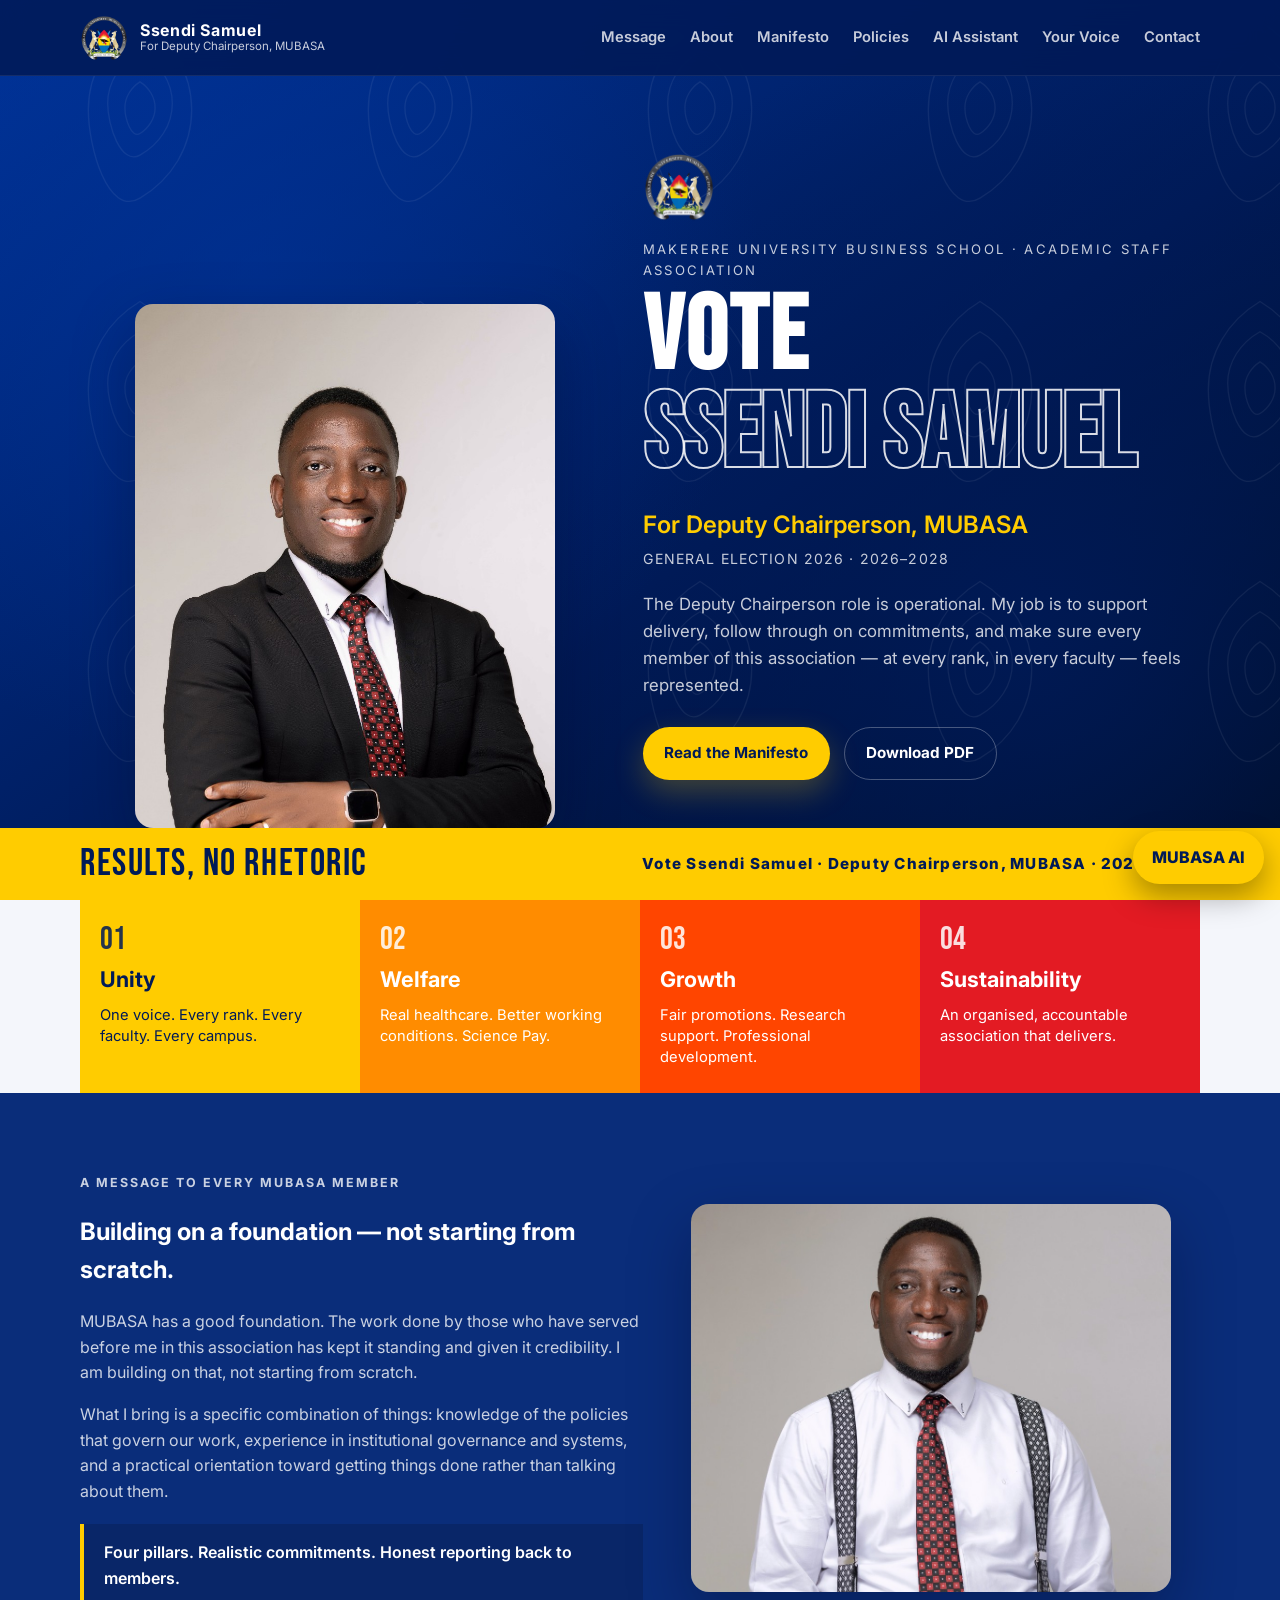
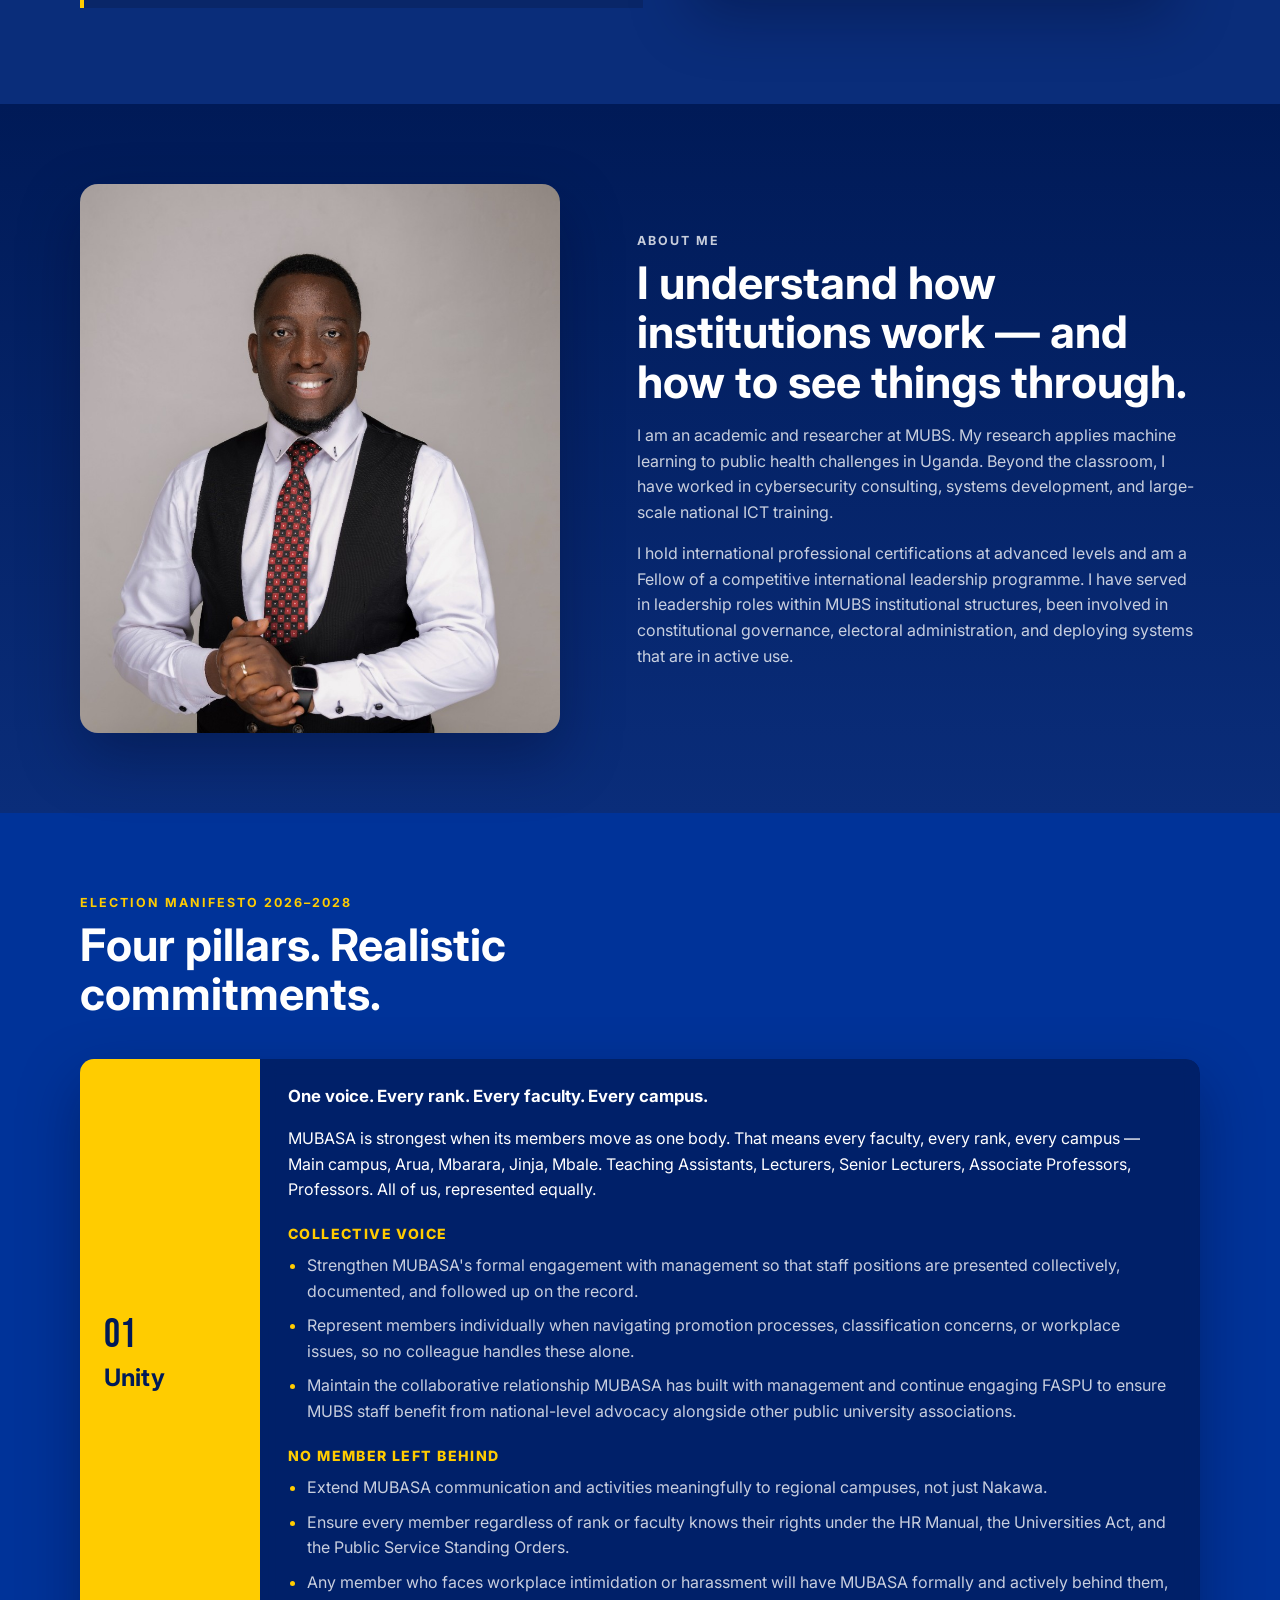
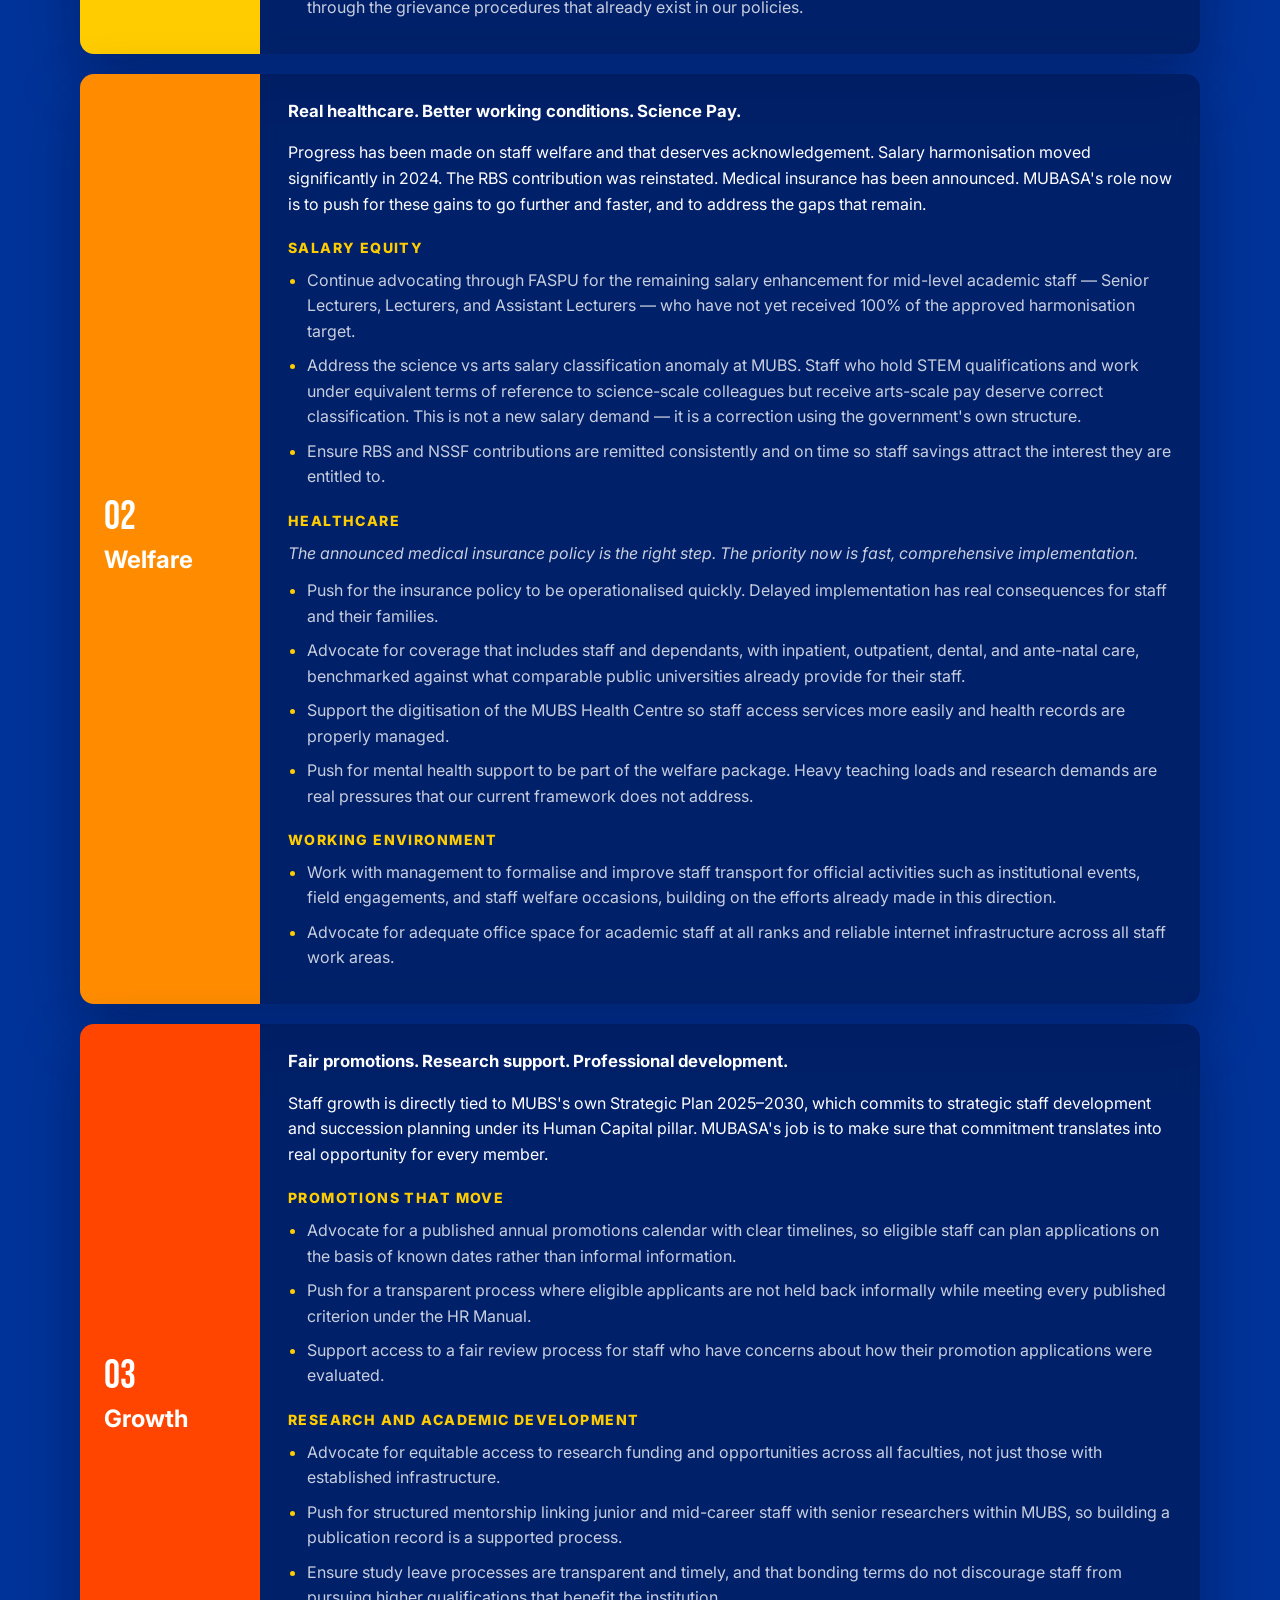
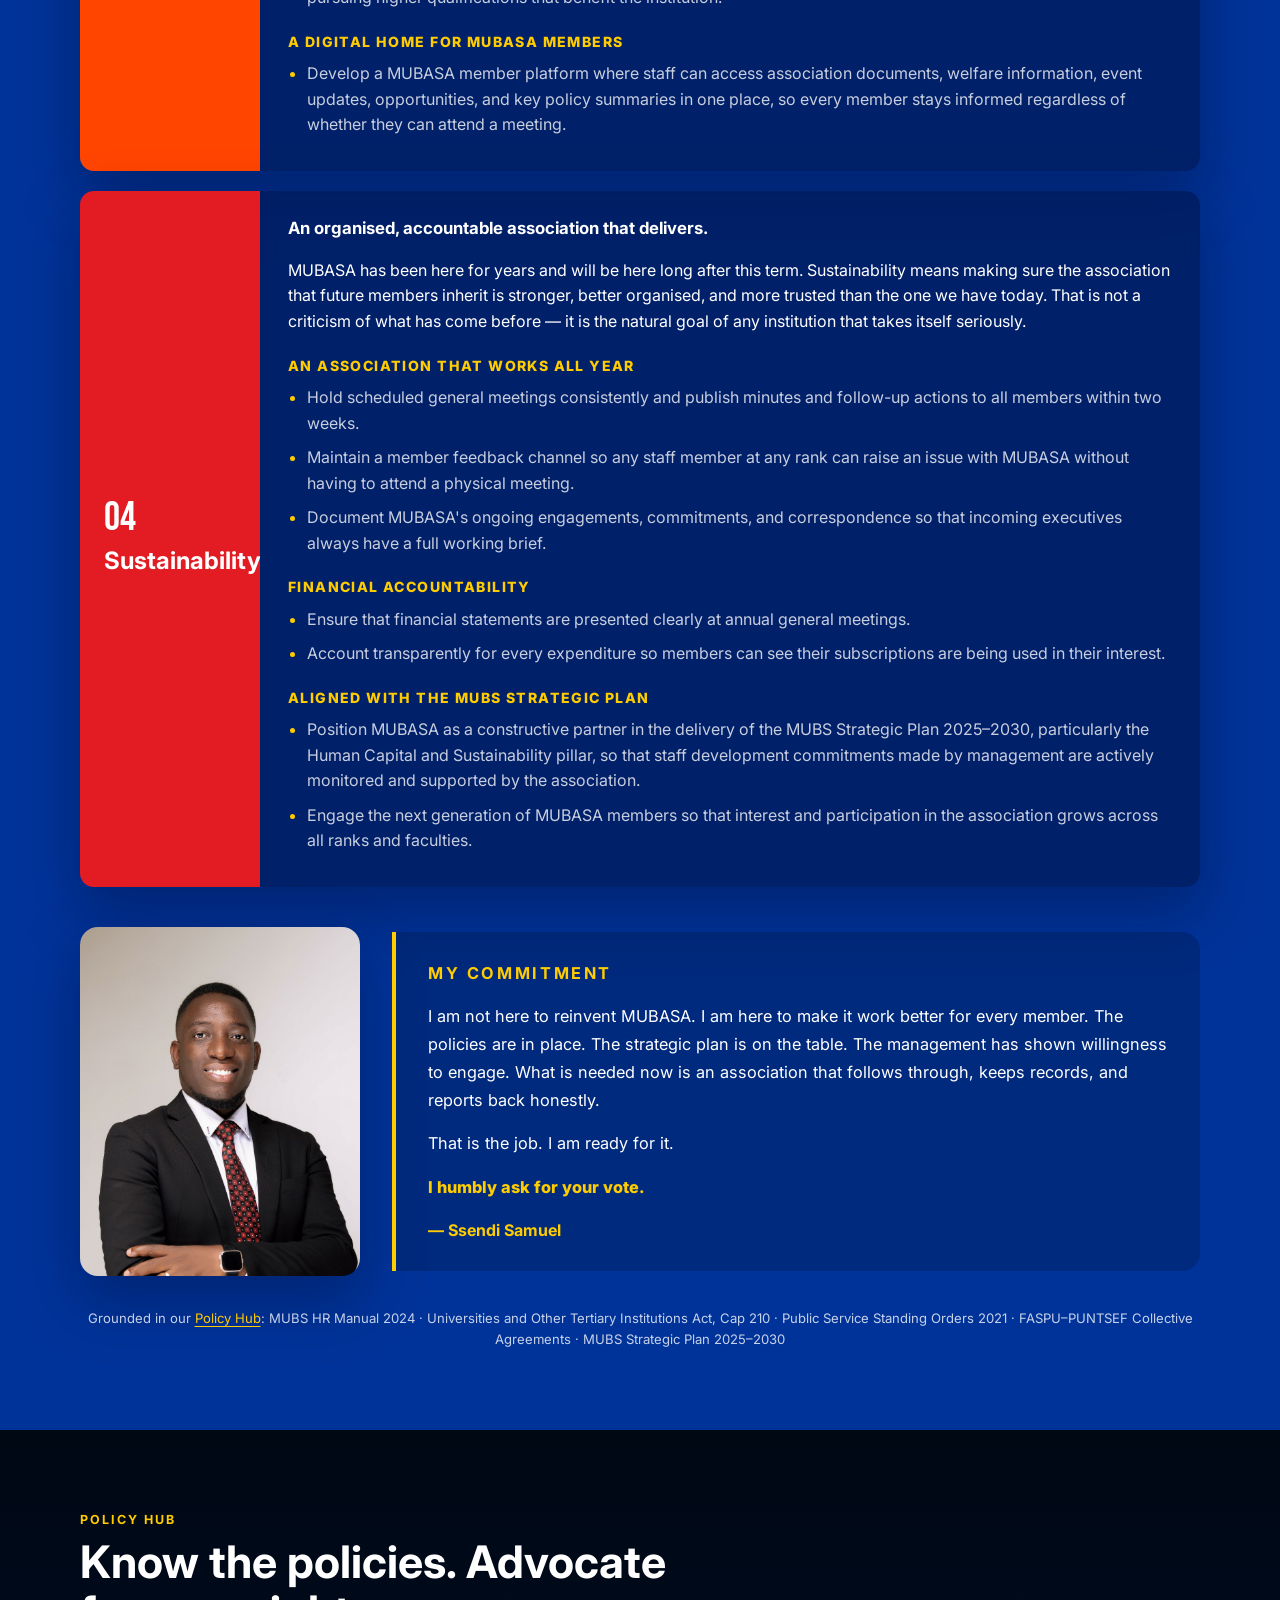
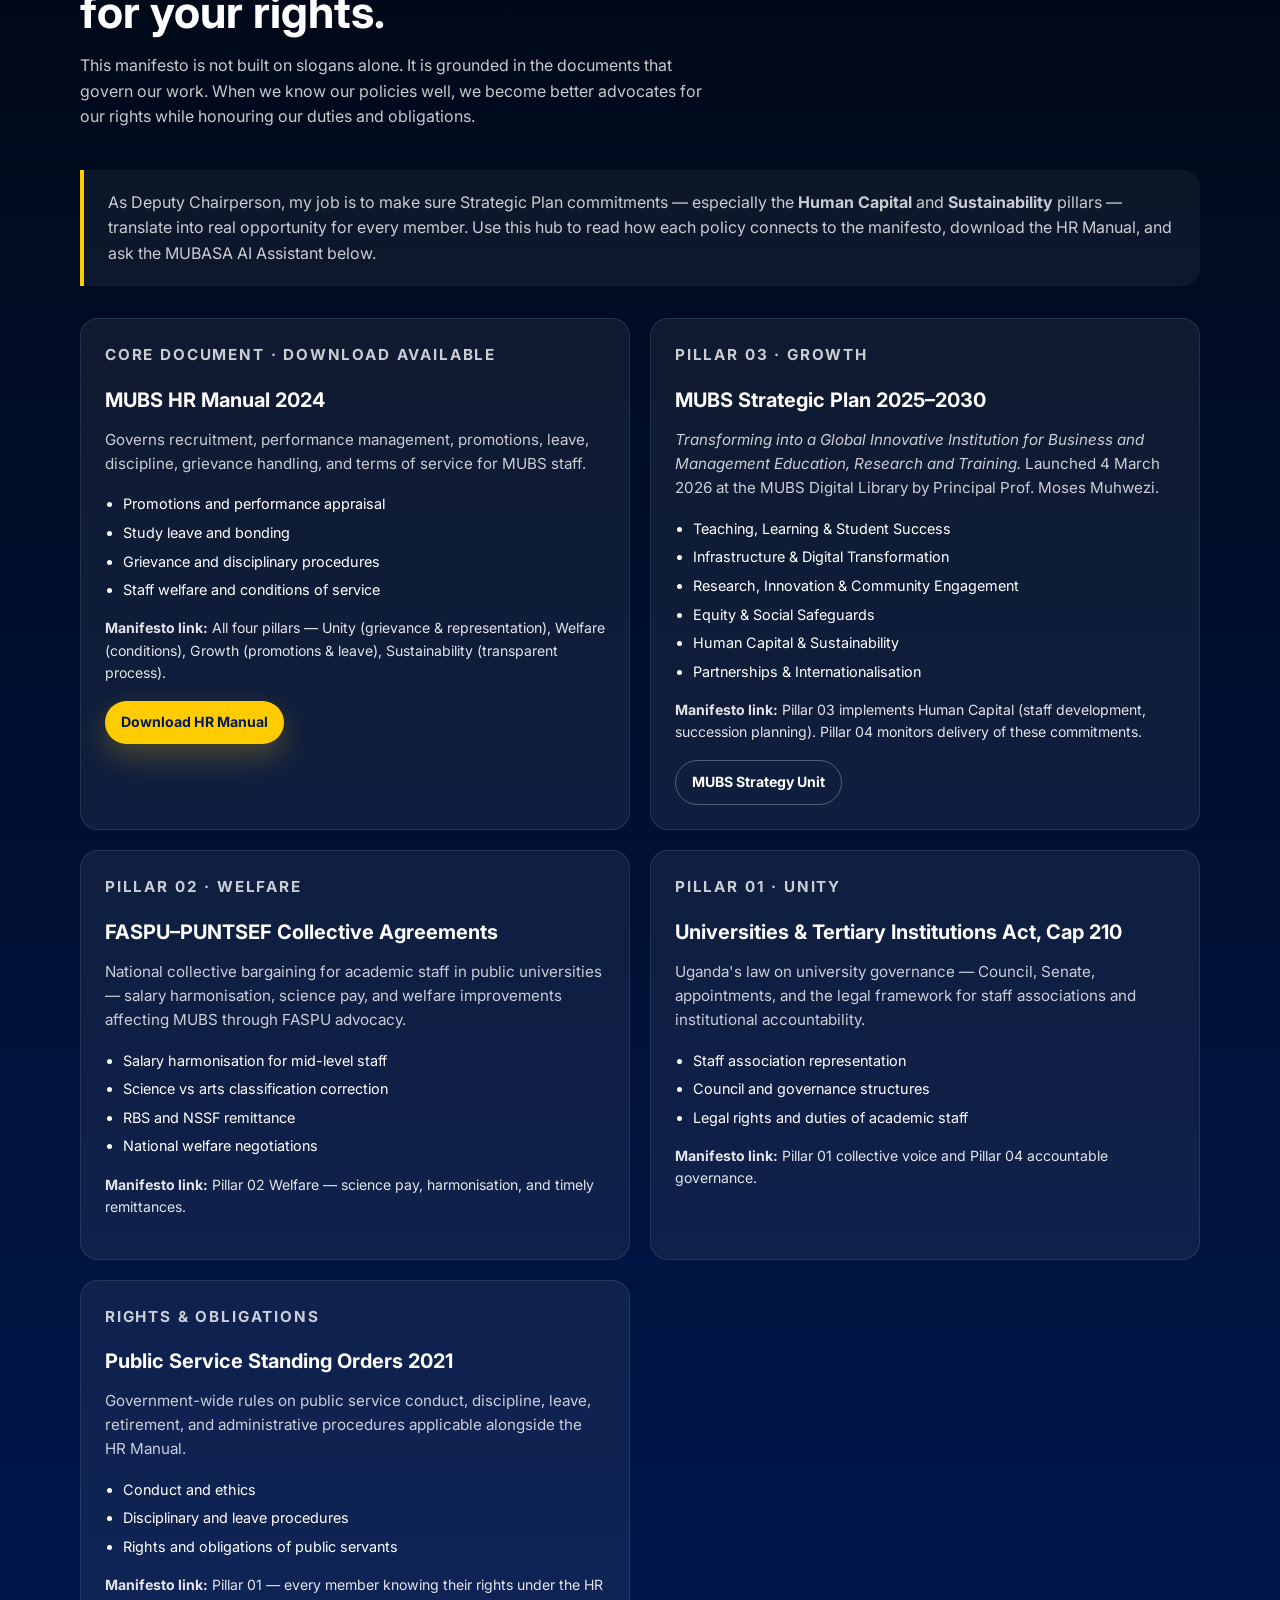
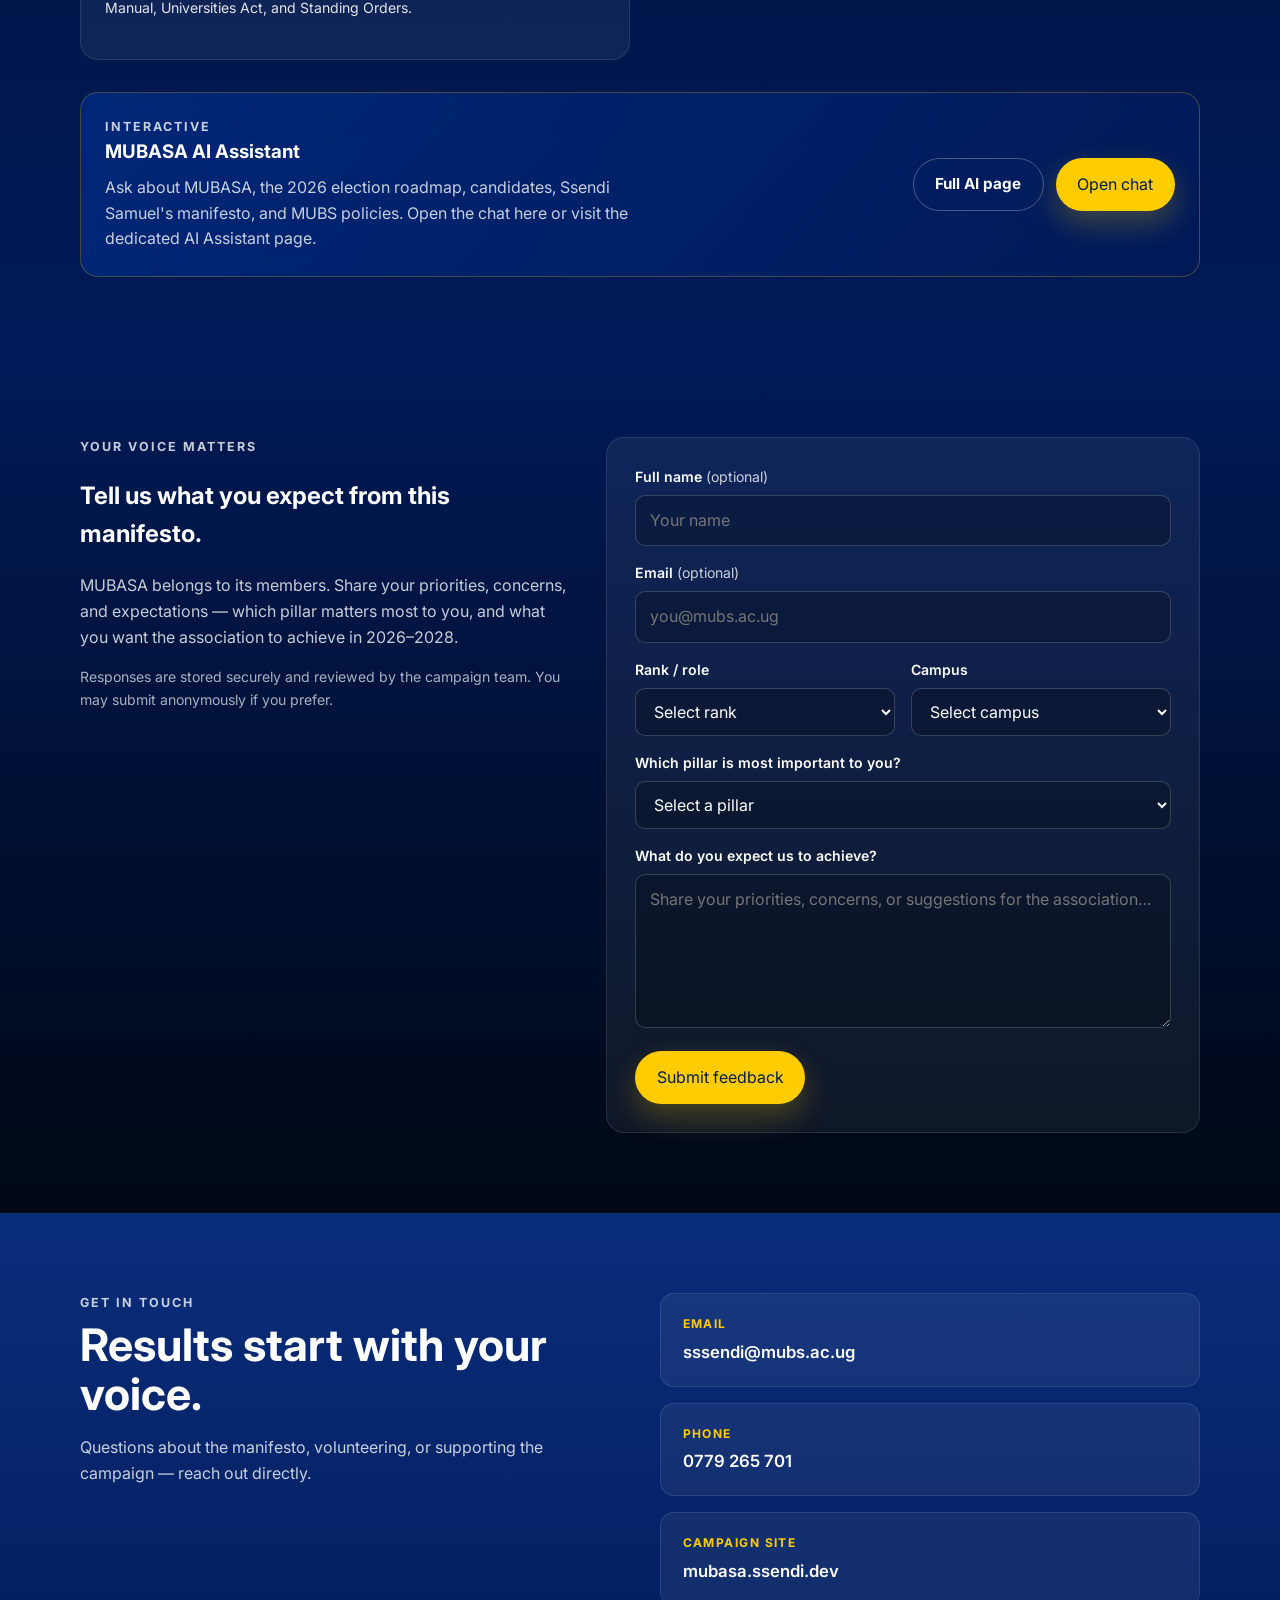
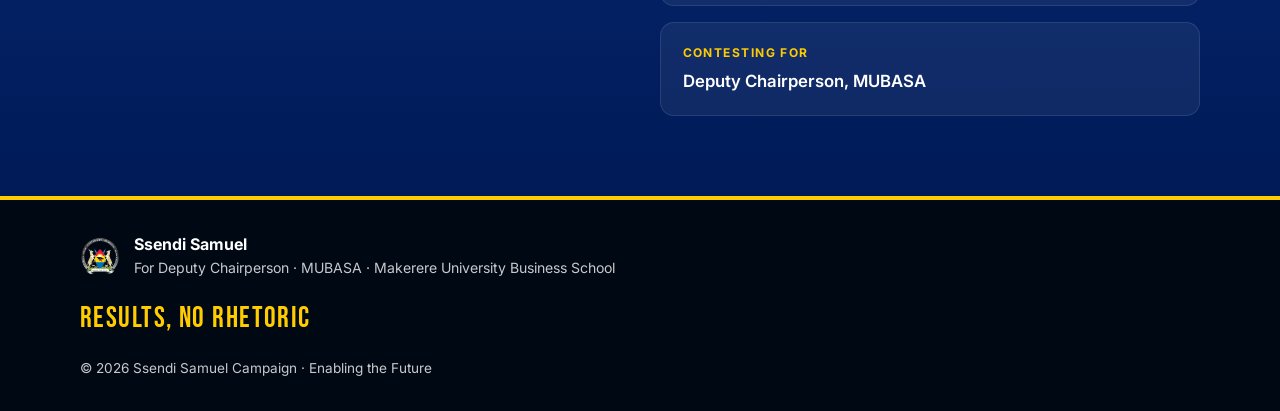
<file: index.html>
<!DOCTYPE html>
<html lang="en">
<head>
  <meta charset="UTF-8">
  <meta name="viewport" content="width=device-width, initial-scale=1.0">
  <meta name="description" content="Ssendi Samuel for Deputy Chairperson, MUBASA — Makerere University Business School Academic Staff Association. Results, No Rhetoric. 2026–2028.">
  <meta property="og:title" content="Ssendi Samuel for Deputy Chairperson | MUBASA 2026–2028">
  <meta property="og:description" content="Results, No Rhetoric. Unity. Welfare. Growth. Sustainability.">
  <meta property="og:image" content="assets/images/portrait-2.png">
  <meta property="og:url" content="https://mubasa.ssendi.dev/">
  <title>Ssendi Samuel for Deputy Chairperson | MUBASA 2026–2028</title>
  <link rel="preconnect" href="https://fonts.googleapis.com">
  <link rel="preconnect" href="https://fonts.gstatic.com" crossorigin>
  <link href="https://fonts.googleapis.com/css2?family=Bebas+Neue&family=Inter:wght@400;500;600;700;800&display=swap" rel="stylesheet">
  <link rel="icon" type="image/png" href="assets/images/mubs-logo.png">
  <link rel="stylesheet" href="css/styles.css?v=20260622">
</head>
<body>
  <a class="skip-link" href="#main">Skip to content</a>

  <header class="site-header" id="top">
    <div class="container header-inner">
      <a class="brand" href="#top">
        <img src="assets/images/mubs-logo.png" alt="Makerere University Business School logo" class="brand-logo" width="48" height="48">
        <span class="brand-text">
          <strong>Ssendi Samuel</strong>
          <small>For Deputy Chairperson, MUBASA</small>
        </span>
      </a>
      <button class="nav-toggle" aria-label="Open menu" aria-expanded="false">
        <span></span><span></span><span></span>
      </button>
      <nav class="site-nav" aria-label="Primary">
        <a href="#message">Message</a>
        <a href="#about">About</a>
        <a href="#manifesto">Manifesto</a>
        <a href="#policies">Policies</a>
        <a href="ai-assistant.html">AI Assistant</a>
        <a href="#feedback">Your Voice</a>
        <a href="#contact">Contact</a>
      </nav>
    </div>
  </header>

  <main id="main">
    <section class="hero">
      <div class="hero-bg" aria-hidden="true"></div>
      <div class="container hero-grid">
        <div class="hero-copy">
          <img src="assets/images/mubs-logo.png" alt="" class="hero-logo" width="72" height="72" aria-hidden="true">
          <p class="hero-institution">Makerere University Business School · Academic Staff Association</p>
          <h1 class="hero-title">
            <span class="title-main">Vote</span>
            <span class="title-outline">Ssendi Samuel</span>
          </h1>
          <div class="hero-identity">
            <p class="hero-role">For Deputy Chairperson, MUBASA</p>
            <p class="hero-election">General Election 2026 · 2026–2028</p>
          </div>
          <p class="hero-lead">
            The Deputy Chairperson role is operational. My job is to support delivery, follow through on commitments, and make sure every member of this association — at every rank, in every faculty — feels represented.
          </p>
          <div class="hero-actions">
            <a class="btn btn-primary" href="#manifesto">Read the Manifesto</a>
            <a class="btn btn-ghost" href="assets/manifesto.pdf" target="_blank" rel="noopener" download>Download PDF</a>
          </div>
        </div>
        <div class="hero-visual">
          <img
            src="assets/images/portrait-2.png"
            alt="Ssendi Samuel, candidate for Deputy Chairperson of MUBASA"
            class="hero-photo"
            width="520"
            height="680"
            fetchpriority="high"
          >
        </div>
      </div>
      <div class="hero-slogan">
        <div class="container">
          <p>Results, No Rhetoric</p>
          <span class="hero-term">Vote Ssendi Samuel · Deputy Chairperson, MUBASA · 2026–2028</span>
        </div>
      </div>
    </section>

    <section class="pillars-strip" aria-label="Campaign pillars">
      <div class="container pillars-grid">
        <article class="pillar-card pillar-unity">
          <span class="pillar-num">01</span>
          <h2>Unity</h2>
          <p>One voice. Every rank. Every faculty. Every campus.</p>
        </article>
        <article class="pillar-card pillar-welfare">
          <span class="pillar-num">02</span>
          <h2>Welfare</h2>
          <p>Real healthcare. Better working conditions. Science Pay.</p>
        </article>
        <article class="pillar-card pillar-growth">
          <span class="pillar-num">03</span>
          <h2>Growth</h2>
          <p>Fair promotions. Research support. Professional development.</p>
        </article>
        <article class="pillar-card pillar-sustainability">
          <span class="pillar-num">04</span>
          <h2>Sustainability</h2>
          <p>An organised, accountable association that delivers.</p>
        </article>
      </div>
    </section>

    <section class="section message" id="message">
      <div class="container message-grid">
        <div class="message-copy">
          <p class="eyebrow">A Message to Every MUBASA Member</p>
          <h2>Building on a foundation — not starting from scratch.</h2>
          <p>
            MUBASA has a good foundation. The work done by those who have served before me in this association has kept it standing and given it credibility. I am building on that, not starting from scratch.
          </p>
          <p>
            What I bring is a specific combination of things: knowledge of the policies that govern our work, experience in institutional governance and systems, and a practical orientation toward getting things done rather than talking about them.
          </p>
          <p class="message-emphasis">Four pillars. Realistic commitments. Honest reporting back to members.</p>
        </div>
        <div class="message-media">
          <img src="assets/images/portrait-1.png" alt="Ssendi Samuel with arms crossed" width="480" height="600" loading="lazy">
        </div>
      </div>
    </section>

    <section class="section about" id="about">
      <div class="container about-grid">
        <div class="about-media">
          <img src="assets/images/portrait-5.png" alt="Ssendi Samuel in professional attire" width="480" height="600" loading="lazy">
        </div>
        <div class="about-copy">
          <p class="eyebrow">About Me</p>
          <h2>I understand how institutions work — and how to see things through.</h2>
          <p>
            I am an academic and researcher at MUBS. My research applies machine learning to public health challenges in Uganda. Beyond the classroom, I have worked in cybersecurity consulting, systems development, and large-scale national ICT training.
          </p>
          <p>
            I hold international professional certifications at advanced levels and am a Fellow of a competitive international leadership programme. I have served in leadership roles within MUBS institutional structures, been involved in constitutional governance, electoral administration, and deploying systems that are in active use.
          </p>
        </div>
      </div>
    </section>

    <section class="section manifesto" id="manifesto">
      <div class="container">
        <div class="section-head">
          <p class="eyebrow">Election Manifesto 2026–2028</p>
          <h2>Four pillars. Realistic commitments.</h2>
        </div>

        <div class="manifesto-list">
          <article class="manifesto-item" data-pillar="unity">
            <div class="manifesto-tag">
              <span>01</span>
              <h3>Unity</h3>
            </div>
            <div class="manifesto-body">
              <p class="manifesto-tagline">One voice. Every rank. Every faculty. Every campus.</p>
              <p>MUBASA is strongest when its members move as one body. That means every faculty, every rank, every campus — Main campus, Arua, Mbarara, Jinja, Mbale. Teaching Assistants, Lecturers, Senior Lecturers, Associate Professors, Professors. All of us, represented equally.</p>
              <h4 class="manifesto-subhead">Collective Voice</h4>
              <ul>
                <li>Strengthen MUBASA's formal engagement with management so that staff positions are presented collectively, documented, and followed up on the record.</li>
                <li>Represent members individually when navigating promotion processes, classification concerns, or workplace issues, so no colleague handles these alone.</li>
                <li>Maintain the collaborative relationship MUBASA has built with management and continue engaging FASPU to ensure MUBS staff benefit from national-level advocacy alongside other public university associations.</li>
              </ul>
              <h4 class="manifesto-subhead">No Member Left Behind</h4>
              <ul>
                <li>Extend MUBASA communication and activities meaningfully to regional campuses, not just Nakawa.</li>
                <li>Ensure every member regardless of rank or faculty knows their rights under the HR Manual, the Universities Act, and the Public Service Standing Orders.</li>
                <li>Any member who faces workplace intimidation or harassment will have MUBASA formally and actively behind them, through the grievance procedures that already exist in our policies.</li>
              </ul>
            </div>
          </article>

          <article class="manifesto-item" data-pillar="welfare">
            <div class="manifesto-tag">
              <span>02</span>
              <h3>Welfare</h3>
            </div>
            <div class="manifesto-body">
              <p class="manifesto-tagline">Real healthcare. Better working conditions. Science Pay.</p>
              <p>Progress has been made on staff welfare and that deserves acknowledgement. Salary harmonisation moved significantly in 2024. The RBS contribution was reinstated. Medical insurance has been announced. MUBASA's role now is to push for these gains to go further and faster, and to address the gaps that remain.</p>
              <h4 class="manifesto-subhead">Salary Equity</h4>
              <ul>
                <li>Continue advocating through FASPU for the remaining salary enhancement for mid-level academic staff — Senior Lecturers, Lecturers, and Assistant Lecturers — who have not yet received 100% of the approved harmonisation target.</li>
                <li>Address the science vs arts salary classification anomaly at MUBS. Staff who hold STEM qualifications and work under equivalent terms of reference to science-scale colleagues but receive arts-scale pay deserve correct classification. This is not a new salary demand — it is a correction using the government's own structure.</li>
                <li>Ensure RBS and NSSF contributions are remitted consistently and on time so staff savings attract the interest they are entitled to.</li>
              </ul>
              <h4 class="manifesto-subhead">Healthcare</h4>
              <p class="manifesto-note">The announced medical insurance policy is the right step. The priority now is fast, comprehensive implementation.</p>
              <ul>
                <li>Push for the insurance policy to be operationalised quickly. Delayed implementation has real consequences for staff and their families.</li>
                <li>Advocate for coverage that includes staff and dependants, with inpatient, outpatient, dental, and ante-natal care, benchmarked against what comparable public universities already provide for their staff.</li>
                <li>Support the digitisation of the MUBS Health Centre so staff access services more easily and health records are properly managed.</li>
                <li>Push for mental health support to be part of the welfare package. Heavy teaching loads and research demands are real pressures that our current framework does not address.</li>
              </ul>
              <h4 class="manifesto-subhead">Working Environment</h4>
              <ul>
                <li>Work with management to formalise and improve staff transport for official activities such as institutional events, field engagements, and staff welfare occasions, building on the efforts already made in this direction.</li>
                <li>Advocate for adequate office space for academic staff at all ranks and reliable internet infrastructure across all staff work areas.</li>
              </ul>
            </div>
          </article>

          <article class="manifesto-item" data-pillar="growth">
            <div class="manifesto-tag">
              <span>03</span>
              <h3>Growth</h3>
            </div>
            <div class="manifesto-body">
              <p class="manifesto-tagline">Fair promotions. Research support. Professional development.</p>
              <p>Staff growth is directly tied to MUBS's own Strategic Plan 2025–2030, which commits to strategic staff development and succession planning under its Human Capital pillar. MUBASA's job is to make sure that commitment translates into real opportunity for every member.</p>
              <h4 class="manifesto-subhead">Promotions That Move</h4>
              <ul>
                <li>Advocate for a published annual promotions calendar with clear timelines, so eligible staff can plan applications on the basis of known dates rather than informal information.</li>
                <li>Push for a transparent process where eligible applicants are not held back informally while meeting every published criterion under the HR Manual.</li>
                <li>Support access to a fair review process for staff who have concerns about how their promotion applications were evaluated.</li>
              </ul>
              <h4 class="manifesto-subhead">Research and Academic Development</h4>
              <ul>
                <li>Advocate for equitable access to research funding and opportunities across all faculties, not just those with established infrastructure.</li>
                <li>Push for structured mentorship linking junior and mid-career staff with senior researchers within MUBS, so building a publication record is a supported process.</li>
                <li>Ensure study leave processes are transparent and timely, and that bonding terms do not discourage staff from pursuing higher qualifications that benefit the institution.</li>
              </ul>
              <h4 class="manifesto-subhead">A Digital Home for MUBASA Members</h4>
              <ul>
                <li>Develop a MUBASA member platform where staff can access association documents, welfare information, event updates, opportunities, and key policy summaries in one place, so every member stays informed regardless of whether they can attend a meeting.</li>
              </ul>
            </div>
          </article>

          <article class="manifesto-item" data-pillar="sustainability">
            <div class="manifesto-tag">
              <span>04</span>
              <h3>Sustainability</h3>
            </div>
            <div class="manifesto-body">
              <p class="manifesto-tagline">An organised, accountable association that delivers.</p>
              <p>MUBASA has been here for years and will be here long after this term. Sustainability means making sure the association that future members inherit is stronger, better organised, and more trusted than the one we have today. That is not a criticism of what has come before — it is the natural goal of any institution that takes itself seriously.</p>
              <h4 class="manifesto-subhead">An Association That Works All Year</h4>
              <ul>
                <li>Hold scheduled general meetings consistently and publish minutes and follow-up actions to all members within two weeks.</li>
                <li>Maintain a member feedback channel so any staff member at any rank can raise an issue with MUBASA without having to attend a physical meeting.</li>
                <li>Document MUBASA's ongoing engagements, commitments, and correspondence so that incoming executives always have a full working brief.</li>
              </ul>
              <h4 class="manifesto-subhead">Financial Accountability</h4>
              <ul>
                <li>Ensure that financial statements are presented clearly at annual general meetings.</li>
                <li>Account transparently for every expenditure so members can see their subscriptions are being used in their interest.</li>
              </ul>
              <h4 class="manifesto-subhead">Aligned with the MUBS Strategic Plan</h4>
              <ul>
                <li>Position MUBASA as a constructive partner in the delivery of the MUBS Strategic Plan 2025–2030, particularly the Human Capital and Sustainability pillar, so that staff development commitments made by management are actively monitored and supported by the association.</li>
                <li>Engage the next generation of MUBASA members so that interest and participation in the association grows across all ranks and faculties.</li>
              </ul>
            </div>
          </article>
        </div>

        <div class="commitment-block">
          <div class="commitment-photo">
            <img src="assets/images/portrait-3.png" alt="Ssendi Samuel" loading="lazy">
          </div>
          <blockquote class="manifesto-commitment">
            <p class="eyebrow">My Commitment</p>
            <p>I am not here to reinvent MUBASA. I am here to make it work better for every member. The policies are in place. The strategic plan is on the table. The management has shown willingness to engage. What is needed now is an association that follows through, keeps records, and reports back honestly.</p>
            <p>That is the job. I am ready for it.</p>
            <p class="commitment-vote">I humbly ask for your vote.</p>
            <footer>— Ssendi Samuel</footer>
          </blockquote>
        </div>

        <p class="manifesto-grounding">
          Grounded in our <a href="#policies">Policy Hub</a>: MUBS HR Manual 2024 · Universities and Other Tertiary Institutions Act, Cap 210 · Public Service Standing Orders 2021 · FASPU–PUNTSEF Collective Agreements · MUBS Strategic Plan 2025–2030
        </p>
      </div>
    </section>

    <section class="section policies" id="policies">
      <div class="container">
        <div class="section-head">
          <p class="eyebrow">Policy Hub</p>
          <h2>Know the policies. Advocate for your rights.</h2>
          <p class="section-lead">
            This manifesto is not built on slogans alone. It is grounded in the documents that govern our work. When we know our policies well, we become better advocates for our rights while honouring our duties and obligations.
          </p>
        </div>

        <div class="policy-intro">
          <p>
            As Deputy Chairperson, my job is to make sure Strategic Plan commitments — especially the <strong>Human Capital</strong> and <strong>Sustainability</strong> pillars — translate into real opportunity for every member. Use this hub to read how each policy connects to the manifesto, download the HR Manual, and ask the MUBASA AI Assistant below.
          </p>
        </div>

        <div class="policy-grid">
          <article class="policy-card" id="policy-hr-manual">
            <p class="policy-tag">Core document · Download available</p>
            <h3>MUBS HR Manual 2024</h3>
            <p>Governs recruitment, performance management, promotions, leave, discipline, grievance handling, and terms of service for MUBS staff.</p>
            <ul class="policy-topics">
              <li>Promotions and performance appraisal</li>
              <li>Study leave and bonding</li>
              <li>Grievance and disciplinary procedures</li>
              <li>Staff welfare and conditions of service</li>
            </ul>
            <p class="policy-align"><strong>Manifesto link:</strong> All four pillars — Unity (grievance & representation), Welfare (conditions), Growth (promotions & leave), Sustainability (transparent process).</p>
            <a class="btn btn-primary btn-sm" href="assets/documents/mubs-hr-manual-2024.pdf" target="_blank" rel="noopener">Download HR Manual</a>
          </article>

          <article class="policy-card" id="policy-strategic-plan">
            <p class="policy-tag">Pillar 03 · Growth</p>
            <h3>MUBS Strategic Plan 2025–2030</h3>
            <p><em>Transforming into a Global Innovative Institution for Business and Management Education, Research and Training.</em> Launched 4 March 2026 at the MUBS Digital Library by Principal Prof. Moses Muhwezi.</p>
            <ul class="policy-topics">
              <li>Teaching, Learning &amp; Student Success</li>
              <li>Infrastructure &amp; Digital Transformation</li>
              <li>Research, Innovation &amp; Community Engagement</li>
              <li>Equity &amp; Social Safeguards</li>
              <li>Human Capital &amp; Sustainability</li>
              <li>Partnerships &amp; Internationalisation</li>
            </ul>
            <p class="policy-align"><strong>Manifesto link:</strong> Pillar 03 implements Human Capital (staff development, succession planning). Pillar 04 monitors delivery of these commitments.</p>
            <a class="btn btn-ghost btn-sm" href="https://mubs.ac.ug/about-us/strategy-and-projects-unit/" target="_blank" rel="noopener">MUBS Strategy Unit</a>
          </article>

          <article class="policy-card" id="policy-faspu">
            <p class="policy-tag">Pillar 02 · Welfare</p>
            <h3>FASPU–PUNTSEF Collective Agreements</h3>
            <p>National collective bargaining for academic staff in public universities — salary harmonisation, science pay, and welfare improvements affecting MUBS through FASPU advocacy.</p>
            <ul class="policy-topics">
              <li>Salary harmonisation for mid-level staff</li>
              <li>Science vs arts classification correction</li>
              <li>RBS and NSSF remittance</li>
              <li>National welfare negotiations</li>
            </ul>
            <p class="policy-align"><strong>Manifesto link:</strong> Pillar 02 Welfare — science pay, harmonisation, and timely remittances.</p>
          </article>

          <article class="policy-card" id="policy-universities-act">
            <p class="policy-tag">Pillar 01 · Unity</p>
            <h3>Universities &amp; Tertiary Institutions Act, Cap 210</h3>
            <p>Uganda's law on university governance — Council, Senate, appointments, and the legal framework for staff associations and institutional accountability.</p>
            <ul class="policy-topics">
              <li>Staff association representation</li>
              <li>Council and governance structures</li>
              <li>Legal rights and duties of academic staff</li>
            </ul>
            <p class="policy-align"><strong>Manifesto link:</strong> Pillar 01 collective voice and Pillar 04 accountable governance.</p>
          </article>

          <article class="policy-card" id="policy-standing-orders">
            <p class="policy-tag">Rights &amp; obligations</p>
            <h3>Public Service Standing Orders 2021</h3>
            <p>Government-wide rules on public service conduct, discipline, leave, retirement, and administrative procedures applicable alongside the HR Manual.</p>
            <ul class="policy-topics">
              <li>Conduct and ethics</li>
              <li>Disciplinary and leave procedures</li>
              <li>Rights and obligations of public servants</li>
            </ul>
            <p class="policy-align"><strong>Manifesto link:</strong> Pillar 01 — every member knowing their rights under the HR Manual, Universities Act, and Standing Orders.</p>
          </article>
        </div>

        <div class="policy-chat-promo">
          <div>
            <p class="eyebrow">Interactive</p>
            <h3>MUBASA AI Assistant</h3>
            <p>Ask about MUBASA, the 2026 election roadmap, candidates, Ssendi Samuel's manifesto, and MUBS policies. Open the chat here or visit the dedicated AI Assistant page.</p>
          </div>
          <div class="policy-chat-promo-actions">
            <a class="btn btn-ghost" href="ai-assistant.html">Full AI page</a>
            <button type="button" class="btn btn-primary" id="policy-chat-open">Open chat</button>
          </div>
        </div>
      </div>
    </section>

    <section class="section feedback" id="feedback">
      <div class="container feedback-grid">
        <div class="feedback-copy">
          <p class="eyebrow">Your Voice Matters</p>
          <h2>Tell us what you expect from this manifesto.</h2>
          <p>
            MUBASA belongs to its members. Share your priorities, concerns, and expectations — which pillar matters most to you, and what you want the association to achieve in 2026–2028.
          </p>
          <p class="feedback-note">Responses are stored securely and reviewed by the campaign team. You may submit anonymously if you prefer.</p>
        </div>
        <form class="feedback-form" id="feedback-form" novalidate>
          <div class="form-row">
            <label for="name">Full name <span class="optional">(optional)</span></label>
            <input type="text" id="name" name="name" autocomplete="name" placeholder="Your name">
          </div>
          <div class="form-row">
            <label for="email">Email <span class="optional">(optional)</span></label>
            <input type="email" id="email" name="email" autocomplete="email" placeholder="you@mubs.ac.ug">
          </div>
          <div class="form-row form-row-split">
            <div>
              <label for="rank">Rank / role</label>
              <select id="rank" name="rank">
                <option value="">Select rank</option>
                <option>Teaching Assistant</option>
                <option>Assistant Lecturer</option>
                <option>Lecturer</option>
                <option>Senior Lecturer</option>
                <option>Associate Professor</option>
                <option>Professor</option>
                <option>Other staff</option>
              </select>
            </div>
            <div>
              <label for="campus">Campus</label>
              <select id="campus" name="campus">
                <option value="">Select campus</option>
                <option>Main Campus (Nakawa)</option>
                <option>Arua</option>
                <option>Mbarara</option>
                <option>Jinja</option>
                <option>Mbale</option>
              </select>
            </div>
          </div>
          <div class="form-row">
            <label for="pillar">Which pillar is most important to you?</label>
            <select id="pillar" name="pillar" required>
              <option value="">Select a pillar</option>
              <option value="unity">01 — Unity</option>
              <option value="welfare">02 — Welfare</option>
              <option value="growth">03 — Growth</option>
              <option value="sustainability">04 — Sustainability</option>
              <option value="general">General / All pillars</option>
            </select>
          </div>
          <div class="form-row">
            <label for="message">What do you expect us to achieve?</label>
            <textarea id="message" name="message" rows="5" required placeholder="Share your priorities, concerns, or suggestions for the association…"></textarea>
          </div>
          <div class="form-actions">
            <button type="submit" class="btn btn-primary">Submit feedback</button>
            <p class="form-status" id="form-status" role="status" aria-live="polite"></p>
          </div>
        </form>
      </div>
    </section>

    <section class="section contact" id="contact">
      <div class="container contact-grid">
        <div class="contact-copy">
          <p class="eyebrow">Get in Touch</p>
          <h2>Results start with your voice.</h2>
          <p>
            Questions about the manifesto, volunteering, or supporting the campaign — reach out directly.
          </p>
        </div>
        <div class="contact-cards">
          <a class="contact-card" href="mailto:sssendi@mubs.ac.ug">
            <span class="contact-label">Email</span>
            <span class="contact-value">sssendi@mubs.ac.ug</span>
          </a>
          <a class="contact-card" href="tel:+256779265701">
            <span class="contact-label">Phone</span>
            <span class="contact-value">0779 265 701</span>
          </a>
          <a class="contact-card" href="https://mubasa.ssendi.dev/">
            <span class="contact-label">Campaign site</span>
            <span class="contact-value">mubasa.ssendi.dev</span>
          </a>
          <div class="contact-card contact-card-static">
            <span class="contact-label">Contesting for</span>
            <span class="contact-value">Deputy Chairperson, MUBASA</span>
          </div>
        </div>
      </div>
    </section>
  </main>

  <footer class="site-footer">
    <div class="container footer-inner">
      <div class="footer-brand">
        <img src="assets/images/mubs-logo.png" alt="" width="40" height="40" aria-hidden="true">
        <div>
          <strong>Ssendi Samuel</strong>
          <span>For Deputy Chairperson · MUBASA · Makerere University Business School</span>
        </div>
      </div>
      <p class="footer-slogan">Results, No Rhetoric</p>
      <p class="footer-copy">&copy; 2026 Ssendi Samuel Campaign · Enabling the Future</p>
    </div>
  </footer>

  <div class="policy-chat-widget" id="policy-chat-widget">
    <button type="button" class="policy-chat-toggle" id="policy-chat-toggle" aria-expanded="false" aria-controls="policy-chat-panel">
      MUBASA AI
    </button>
    <div class="policy-chat-panel" id="policy-chat-panel" hidden>
      <div class="policy-chat-header">
        <div>
          <strong>MUBASA AI Assistant</strong>
          <span>For members · elections · manifesto · your rights at MUBS</span>
        </div>
        <button type="button" class="policy-chat-close" id="policy-chat-close" aria-label="Close chat">&times;</button>
      </div>
      <div class="policy-chat-messages" id="policy-chat-messages"></div>
      <div class="policy-chat-suggestions" id="policy-chat-suggestions"></div>
      <form class="policy-chat-form" id="policy-chat-form">
        <input type="text" id="policy-chat-input" placeholder="Ask about MUBASA, the election, manifesto, or policies…" autocomplete="off" maxlength="500" required>
        <button type="submit" aria-label="Send message">Send</button>
      </form>
    </div>
  </div>

  <script src="js/main.js?v=20260622"></script>
  <script src="js/policy-chat.js?v=20260622"></script>
</body>
</html>
</file>
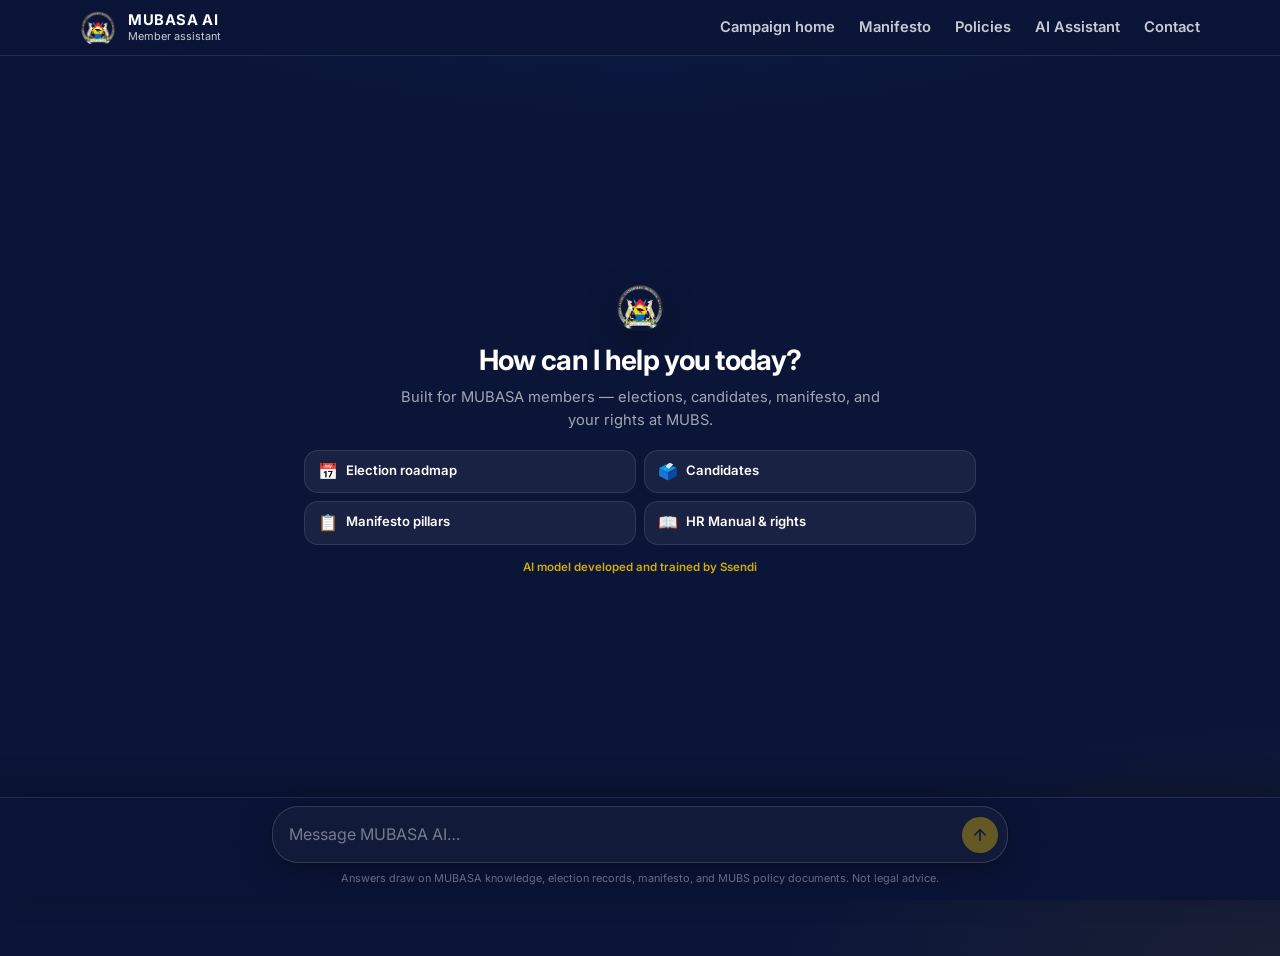
<file: ai-assistant.html>
<!DOCTYPE html>
<html lang="en">
<head>
  <meta charset="UTF-8">
  <meta name="viewport" content="width=device-width, initial-scale=1.0, viewport-fit=cover">
  <meta name="theme-color" content="#0b1538">
  <meta name="description" content="MUBASA AI Assistant — clear answers for MUBASA members on elections, welfare, manifesto, and MUBS staff policies.">
  <meta property="og:title" content="MUBASA AI Assistant">
  <meta property="og:description" content="Ask about the 2026 elections, candidates, manifesto, and your rights at MUBS.">
  <meta property="og:url" content="https://mubasa.ssendi.dev/ai-assistant.html">
  <title>MUBASA AI Assistant</title>
  <link rel="preconnect" href="https://fonts.googleapis.com">
  <link rel="preconnect" href="https://fonts.gstatic.com" crossorigin>
  <link href="https://fonts.googleapis.com/css2?family=Bebas+Neue&family=Inter:wght@400;500;600;700;800&display=swap" rel="stylesheet">
  <link rel="icon" type="image/png" href="assets/images/mubs-logo.png">
  <link rel="stylesheet" href="css/styles.css?v=20260625">
</head>
<body class="ai-assistant-body">
  <a class="skip-link" href="#main">Skip to content</a>

  <header class="site-header site-header-compact ai-shell-header" id="top">
    <div class="container header-inner">
      <a class="brand" href="index.html">
        <img src="assets/images/mubs-logo.png" alt="Makerere University Business School logo" class="brand-logo" width="36" height="36">
        <span class="brand-text">
          <strong>MUBASA AI</strong>
          <small>Member assistant</small>
        </span>
      </a>
      <button class="nav-toggle" aria-label="Open menu" aria-expanded="false">
        <span></span><span></span><span></span>
      </button>
      <nav class="site-nav" aria-label="Primary">
        <a href="index.html">Campaign home</a>
        <a href="index.html#manifesto">Manifesto</a>
        <a href="index.html#policies">Policies</a>
        <a href="ai-assistant.html" aria-current="page">AI Assistant</a>
        <a href="index.html#contact">Contact</a>
      </nav>
    </div>
  </header>

  <main id="main" class="ai-shell">
    <div class="ai-chat-app" id="ai-assistant-chat">
      <div class="ai-chat-messages-wrap" aria-live="polite">
        <div class="ai-chat-empty" id="ai-chat-empty">
          <div class="ai-chat-empty-inner">
            <div class="ai-chat-mark">
              <img src="assets/images/mubs-logo.png" alt="" width="48" height="48" aria-hidden="true">
            </div>
            <h1 class="ai-chat-empty-title">How can I help you today?</h1>
            <p class="ai-chat-empty-lead">
              Built for MUBASA members — elections, candidates, manifesto, and your rights at MUBS.
            </p>
            <div class="ai-starter-grid" id="ai-starter-grid">
              <button type="button" class="ai-starter-chip" data-prompt="When are the MUBASA executive elections and what happens on each date?">
                <span class="ai-starter-icon" aria-hidden="true">📅</span>
                <span class="ai-starter-text">Election roadmap</span>
              </button>
              <button type="button" class="ai-starter-chip" data-prompt="Who are the nominated candidates for each MUBASA executive position?">
                <span class="ai-starter-icon" aria-hidden="true">🗳️</span>
                <span class="ai-starter-text">Candidates</span>
              </button>
              <button type="button" class="ai-starter-chip" data-prompt="What are the four manifesto pillars and what do they mean for members?">
                <span class="ai-starter-icon" aria-hidden="true">📋</span>
                <span class="ai-starter-text">Manifesto pillars</span>
              </button>
              <button type="button" class="ai-starter-chip" data-prompt="What does the HR Manual say about promotions, leave, and science pay at MUBS?">
                <span class="ai-starter-icon" aria-hidden="true">📖</span>
                <span class="ai-starter-text">HR Manual &amp; rights</span>
              </button>
            </div>
            <p class="ai-chat-credit">AI model developed and trained by Ssendi</p>
          </div>
        </div>

        <div class="ai-chat-thread" id="policy-chat-messages" hidden></div>
        <div class="ai-chat-suggestions" id="policy-chat-suggestions" hidden aria-label="Suggested follow-up questions"></div>
      </div>

      <div class="ai-composer-dock">
        <form class="ai-chat-composer" id="policy-chat-form">
          <div class="ai-chat-composer-inner">
            <textarea
              id="policy-chat-input"
              rows="1"
              placeholder="Message MUBASA AI…"
              autocomplete="off"
              maxlength="500"
              required
              aria-label="Your message"
            ></textarea>
            <button type="submit" class="ai-chat-send" aria-label="Send message" disabled>
              <svg width="18" height="18" viewBox="0 0 24 24" fill="none" aria-hidden="true">
                <path d="M12 19V5M12 5L5 12M12 5L19 12" stroke="currentColor" stroke-width="2.2" stroke-linecap="round" stroke-linejoin="round"/>
              </svg>
            </button>
          </div>
          <p class="ai-chat-disclaimer">Answers draw on MUBASA knowledge, election records, manifesto, and MUBS policy documents. Not legal advice.</p>
        </form>
      </div>
    </div>
  </main>

  <script src="js/main.js?v=20260625"></script>
  <script src="js/policy-chat.js?v=20260625"></script>
</body>
</html>
</file>
<file: css/styles.css>
/* MUBASA Campaign — flyer color system */
:root {
  --blue-deep: #001a57;
  --blue-primary: #003399;
  --blue-mid: #0a2d7a;
  --blue-panel: rgba(0, 26, 87, 0.72);
  --yellow: #ffcc00;
  --orange: #ff8c00;
  --coral: #ff4500;
  --red: #e31b23;
  --white: #ffffff;
  --off-white: #f4f6fb;
  --text-muted: rgba(255, 255, 255, 0.78);
  --shadow: 0 24px 60px rgba(0, 10, 40, 0.35);
  --radius: 18px;
  --header-h: 76px;
}

*,
*::before,
*::after {
  box-sizing: border-box;
}

html {
  scroll-behavior: smooth;
}

body {
  margin: 0;
  font-family: "Inter", system-ui, -apple-system, sans-serif;
  color: var(--white);
  background: var(--blue-deep);
  line-height: 1.6;
}

img {
  max-width: 100%;
  height: auto;
  display: block;
}

a {
  color: inherit;
  text-decoration: none;
}

ul {
  margin: 0;
  padding-left: 1.2rem;
}

.container {
  width: min(1120px, calc(100% - 2rem));
  margin-inline: auto;
}

.skip-link {
  position: absolute;
  left: -9999px;
  top: 0;
  background: var(--yellow);
  color: var(--blue-deep);
  padding: 0.75rem 1rem;
  z-index: 9999;
  font-weight: 700;
}

.skip-link:focus {
  left: 1rem;
  top: 1rem;
}

/* Header */
.site-header {
  position: fixed;
  inset: 0 0 auto;
  height: var(--header-h);
  z-index: 100;
  background: rgba(0, 26, 87, 0.88);
  backdrop-filter: blur(14px);
  border-bottom: 1px solid rgba(255, 255, 255, 0.08);
}

.header-inner {
  height: 100%;
  display: flex;
  align-items: center;
  justify-content: space-between;
  gap: 1rem;
}

.brand {
  display: flex;
  align-items: center;
  gap: 0.75rem;
}

.brand-logo {
  border-radius: 50%;
  flex-shrink: 0;
}

.brand-text {
  display: flex;
  flex-direction: column;
  line-height: 1.2;
}

.brand-text strong {
  font-size: 1rem;
  letter-spacing: 0.04em;
}

.brand-text small {
  font-size: 0.72rem;
  color: var(--text-muted);
}

.site-nav {
  display: flex;
  gap: 1.5rem;
}

.site-nav a {
  font-size: 0.92rem;
  font-weight: 600;
  color: var(--text-muted);
  transition: color 0.2s;
}

.site-nav a:hover,
.site-nav a:focus-visible {
  color: var(--yellow);
}

.nav-toggle {
  display: none;
  width: 44px;
  height: 44px;
  border: 0;
  background: transparent;
  cursor: pointer;
  padding: 0;
}

.nav-toggle span {
  display: block;
  width: 22px;
  height: 2px;
  margin: 5px auto;
  background: var(--white);
  transition: transform 0.2s, opacity 0.2s;
}

/* Hero */
.hero {
  position: relative;
  min-height: 100vh;
  padding-top: var(--header-h);
  overflow: hidden;
}

.hero-bg {
  position: absolute;
  inset: 0;
  background:
    radial-gradient(circle at 20% 30%, rgba(0, 51, 153, 0.55), transparent 42%),
    radial-gradient(circle at 80% 70%, rgba(0, 26, 87, 0.9), transparent 50%),
    linear-gradient(145deg, var(--blue-primary) 0%, var(--blue-deep) 58%, #000814 100%);
}

.hero-bg::before {
  content: "";
  position: absolute;
  inset: 0;
  opacity: 0.07;
  background-image: url("data:image/svg+xml,%3Csvg xmlns='http://www.w3.org/2000/svg' width='260' height='260' viewBox='0 0 260 260'%3E%3Cg fill='none' stroke='%23ffffff' stroke-width='1.2' opacity='0.9'%3E%3Cpath d='M130 20c30 18 48 48 48 82s-18 64-48 82-48-48-48-82 18-64 48-82z'/%3E%3Cpath d='M130 48c18 10 30 28 30 48s-12 38-30 48-30-28-30-48 12-38 30-48z'/%3E%3Cpath d='M130 76c8 5 14 14 14 24s-6 19-14 24-14-14-14-24 6-19 14-24z'/%3E%3C/g%3E%3C/svg%3E");
  background-size: 280px 280px;
}

.hero-grid {
  position: relative;
  z-index: 1;
  display: grid;
  grid-template-columns: 1.05fr 1fr;
  align-items: center;
  gap: 2rem;
  min-height: calc(100vh - var(--header-h) - 72px);
  padding-block: 2rem 0;
}

.hero-visual {
  display: flex;
  justify-content: center;
  align-items: center;
}

@media (min-width: 961px) {
  .hero-grid {
    grid-template-columns: 1fr 1.05fr;
    align-items: end;
  }

  .hero-visual {
    order: -1;
    align-items: flex-end;
  }
}

.hero-photo {
  width: min(100%, 420px);
  border-radius: var(--radius);
  box-shadow: var(--shadow);
  animation: floatIn 0.9s ease both;
}

.hero-copy {
  padding-block: 2rem 3rem;
}

.hero-logo {
  margin-bottom: 1rem;
  opacity: 0.95;
}

.hero-institution {
  margin: 0 0 0.5rem;
  font-size: 0.82rem;
  letter-spacing: 0.18em;
  text-transform: uppercase;
  color: var(--text-muted);
}

.hero-title {
  margin: 0 0 1.25rem;
  line-height: 0.95;
}

.title-main {
  display: block;
  font-family: "Bebas Neue", sans-serif;
  font-size: clamp(3.5rem, 10vw, 6.5rem);
  letter-spacing: 0.02em;
}

.title-outline {
  display: block;
  font-family: "Bebas Neue", sans-serif;
  font-size: clamp(3.5rem, 10vw, 6.5rem);
  color: transparent;
  -webkit-text-stroke: 2px rgba(255, 255, 255, 0.85);
}

.hero-name {
  margin: 0;
  font-size: clamp(1.4rem, 3vw, 2rem);
  font-weight: 800;
  letter-spacing: 0.03em;
}

.hero-name span {
  color: var(--yellow);
}

.hero-role {
  margin: 0.35rem 0 0.25rem;
  font-size: clamp(1.1rem, 2.5vw, 1.5rem);
  font-weight: 600;
  color: var(--yellow);
}

.hero-election {
  margin: 0 0 1.25rem;
  font-size: 0.88rem;
  letter-spacing: 0.08em;
  text-transform: uppercase;
  color: var(--text-muted);
}

.hero-lead {
  max-width: 34rem;
  color: var(--text-muted);
  font-size: 1.05rem;
}

.hero-actions {
  display: flex;
  flex-wrap: wrap;
  gap: 0.85rem;
  margin-top: 1.75rem;
}

.btn {
  display: inline-flex;
  align-items: center;
  justify-content: center;
  padding: 0.85rem 1.35rem;
  border-radius: 999px;
  font-weight: 700;
  font-size: 0.95rem;
  transition: transform 0.2s, box-shadow 0.2s, background 0.2s;
}

.btn:hover {
  transform: translateY(-2px);
}

.btn-primary {
  background: var(--yellow);
  color: var(--blue-deep);
  box-shadow: 0 12px 30px rgba(255, 204, 0, 0.25);
}

.btn-primary:hover {
  box-shadow: 0 16px 36px rgba(255, 204, 0, 0.35);
}

.btn-ghost {
  border: 1px solid rgba(255, 255, 255, 0.28);
  color: var(--white);
}

.btn-ghost:hover {
  background: rgba(255, 255, 255, 0.08);
}

.hero-slogan {
  position: relative;
  z-index: 1;
  background: var(--yellow);
  color: var(--blue-deep);
}

.hero-slogan .container {
  min-height: 72px;
  display: flex;
  align-items: center;
  justify-content: space-between;
  gap: 1rem;
  flex-wrap: wrap;
}

.hero-slogan p {
  margin: 0;
  font-family: "Bebas Neue", sans-serif;
  font-size: clamp(1.6rem, 4vw, 2.4rem);
  letter-spacing: 0.04em;
}

.hero-term {
  font-weight: 800;
  font-size: 0.95rem;
  letter-spacing: 0.08em;
}

/* Pillars strip */
.pillars-strip {
  background: var(--off-white);
  color: var(--blue-deep);
  padding: 0;
}

.pillars-grid {
  display: grid;
  grid-template-columns: repeat(4, 1fr);
}

.pillar-card {
  padding: 1.5rem 1.25rem;
  min-height: 180px;
}

.pillar-num {
  display: inline-block;
  font-family: "Bebas Neue", sans-serif;
  font-size: 2rem;
  line-height: 1;
  opacity: 0.85;
}

.pillar-card h2 {
  margin: 0.35rem 0 0.5rem;
  font-size: 1.35rem;
}

.pillar-card p {
  margin: 0;
  font-size: 0.92rem;
  line-height: 1.45;
}

.pillar-unity { background: var(--yellow); }
.pillar-welfare { background: var(--orange); color: var(--white); }
.pillar-growth { background: var(--coral); color: var(--white); }
.pillar-sustainability { background: var(--red); color: var(--white); }

/* Sections */
.section {
  padding: 5rem 0;
}

.eyebrow {
  margin: 0 0 0.5rem;
  font-size: 0.78rem;
  font-weight: 700;
  letter-spacing: 0.16em;
  text-transform: uppercase;
  color: var(--yellow);
}

.section-head {
  max-width: 640px;
  margin-bottom: 2.5rem;
}

.section-head h2,
.about-copy h2,
.contact-copy h2 {
  margin: 0 0 1rem;
  font-size: clamp(2rem, 4vw, 2.8rem);
  line-height: 1.1;
}

.section-lead {
  margin: 0;
  color: var(--text-muted);
}

.about {
  background: linear-gradient(180deg, var(--blue-deep), var(--blue-mid));
}

.message {
  background: var(--blue-mid);
}

.message-grid {
  display: grid;
  grid-template-columns: 1.05fr 0.95fr;
  gap: 3rem;
  align-items: center;
}

.message-copy p {
  color: var(--text-muted);
}

.message-emphasis {
  margin-top: 1.25rem;
  padding: 1rem 1.25rem;
  border-left: 4px solid var(--yellow);
  background: rgba(0, 0, 0, 0.15);
  color: var(--white) !important;
  font-weight: 600;
}

.message-media img {
  border-radius: var(--radius);
  box-shadow: var(--shadow);
}

.about-grid {
  display: grid;
  grid-template-columns: 0.95fr 1.05fr;
  gap: 3rem;
  align-items: center;
}

.about-media img {
  border-radius: var(--radius);
  box-shadow: var(--shadow);
}

.about-copy p {
  color: var(--text-muted);
}

.about-points {
  margin-top: 1.5rem;
  display: grid;
  gap: 0.75rem;
}

.about-points li {
  color: var(--white);
  font-weight: 500;
}

/* Manifesto */
.manifesto {
  background: var(--blue-primary);
}

.manifesto-list {
  display: grid;
  gap: 1.25rem;
}

.manifesto-item {
  display: grid;
  grid-template-columns: 180px 1fr;
  border-radius: calc(var(--radius) - 4px);
  overflow: hidden;
  box-shadow: var(--shadow);
}

.manifesto-tag {
  display: flex;
  flex-direction: column;
  justify-content: center;
  padding: 1.5rem;
}

.manifesto-tag span {
  font-family: "Bebas Neue", sans-serif;
  font-size: 2.5rem;
  line-height: 1;
}

.manifesto-tag h3 {
  margin: 0.25rem 0 0;
  font-size: 1.5rem;
}

.manifesto-body {
  background: var(--blue-panel);
  padding: 1.5rem 1.75rem;
  backdrop-filter: blur(8px);
}

.manifesto-tagline {
  margin: 0 0 1rem;
  font-weight: 700;
  font-size: 1.05rem;
}

.manifesto-note {
  margin: 0 0 0.75rem;
  color: var(--text-muted);
  font-style: italic;
}

.manifesto-body li {
  margin-bottom: 0.55rem;
  color: var(--text-muted);
}

.manifesto-body li::marker {
  color: var(--yellow);
}

.manifesto-subhead {
  margin: 1.25rem 0 0.5rem;
  font-size: 0.88rem;
  font-weight: 800;
  letter-spacing: 0.1em;
  text-transform: uppercase;
  color: var(--yellow);
}

.manifesto-commitment {
  margin: 0;
  padding: 1.75rem 2rem;
  border-left: 4px solid var(--yellow);
  background: rgba(0, 0, 0, 0.18);
  border-radius: 0 var(--radius) var(--radius) 0;
}

.manifesto-commitment p {
  margin: 0 0 1rem;
  font-size: 1.02rem;
  line-height: 1.7;
}

.manifesto-commitment footer {
  font-weight: 700;
  color: var(--yellow);
}

.commitment-block {
  display: grid;
  grid-template-columns: 280px 1fr;
  gap: 2rem;
  align-items: center;
  margin-top: 2.5rem;
}

.commitment-photo img {
  border-radius: var(--radius);
  box-shadow: var(--shadow);
}

.commitment-vote {
  font-weight: 800;
  color: var(--yellow) !important;
}

.manifesto-grounding {
  margin: 2rem 0 0;
  font-size: 0.82rem;
  line-height: 1.6;
  color: var(--text-muted);
  text-align: center;
}

.manifesto-item[data-pillar="unity"] .manifesto-tag { background: var(--yellow); color: var(--blue-deep); }
.manifesto-item[data-pillar="welfare"] .manifesto-tag { background: var(--orange); }
.manifesto-item[data-pillar="growth"] .manifesto-tag { background: var(--coral); }
.manifesto-item[data-pillar="sustainability"] .manifesto-tag { background: var(--red); }

/* Feedback */
.feedback {
  background: linear-gradient(180deg, var(--blue-deep), #000814);
}

.feedback-grid {
  display: grid;
  grid-template-columns: 0.9fr 1.1fr;
  gap: 2.5rem;
  align-items: start;
}

.feedback-copy p {
  color: var(--text-muted);
}

.feedback-note {
  font-size: 0.88rem;
  opacity: 0.85;
}

.feedback-form {
  padding: 1.75rem;
  border-radius: var(--radius);
  background: rgba(255, 255, 255, 0.06);
  border: 1px solid rgba(255, 255, 255, 0.1);
}

.form-row {
  margin-bottom: 1rem;
}

.form-row-split {
  display: grid;
  grid-template-columns: 1fr 1fr;
  gap: 1rem;
}

.form-row label {
  display: block;
  margin-bottom: 0.4rem;
  font-size: 0.88rem;
  font-weight: 600;
}

.optional {
  font-weight: 400;
  color: var(--text-muted);
}

.form-row input,
.form-row select,
.form-row textarea {
  width: 100%;
  padding: 0.75rem 0.9rem;
  border: 1px solid rgba(255, 255, 255, 0.18);
  border-radius: 10px;
  background: rgba(0, 0, 0, 0.22);
  color: var(--white);
  font: inherit;
}

.form-row input:focus,
.form-row select:focus,
.form-row textarea:focus {
  outline: 2px solid var(--yellow);
  outline-offset: 1px;
}

.form-row select option {
  color: #111;
}

.form-actions {
  display: flex;
  flex-wrap: wrap;
  align-items: center;
  gap: 1rem;
}

.form-status {
  margin: 0;
  font-size: 0.92rem;
}

.form-status-success {
  color: #7dffb2;
}

.form-status-error {
  color: #ffb4b4;
}

button.btn {
  border: 0;
  cursor: pointer;
  font: inherit;
}

button.btn:disabled {
  opacity: 0.65;
  cursor: not-allowed;
}

.btn-sm {
  padding: 0.65rem 1rem;
  font-size: 0.88rem;
}

.manifesto-grounding a {
  color: var(--yellow);
  text-decoration: underline;
  text-underline-offset: 3px;
}

/* Policy Hub */
.policies {
  background: linear-gradient(180deg, #000814, var(--blue-deep));
}

.policy-intro {
  margin-bottom: 2rem;
  padding: 1.25rem 1.5rem;
  border-left: 4px solid var(--yellow);
  background: rgba(255, 255, 255, 0.05);
  border-radius: 0 var(--radius) var(--radius) 0;
}

.policy-intro p {
  margin: 0;
  color: var(--text-muted);
}

.policy-grid {
  display: grid;
  grid-template-columns: repeat(2, 1fr);
  gap: 1.25rem;
}

.policy-card {
  padding: 1.5rem;
  border-radius: var(--radius);
  background: rgba(255, 255, 255, 0.06);
  border: 1px solid rgba(255, 255, 255, 0.1);
}

.policy-tag {
  margin: 0 0 0.5rem;
  font-size: 0.72rem;
  font-weight: 700;
  letter-spacing: 0.12em;
  text-transform: uppercase;
  color: var(--yellow);
}

.policy-card h3 {
  margin: 0 0 0.75rem;
  font-size: 1.25rem;
}

.policy-card > p {
  margin: 0 0 1rem;
  color: var(--text-muted);
  font-size: 0.95rem;
}

.policy-topics {
  margin: 0 0 1rem;
  padding-left: 1.1rem;
  color: var(--white);
  font-size: 0.9rem;
}

.policy-topics li {
  margin-bottom: 0.35rem;
}

.policy-align {
  margin: 0 0 1rem !important;
  font-size: 0.88rem !important;
  color: rgba(255, 255, 255, 0.88) !important;
}

.policy-chat-promo {
  display: flex;
  flex-wrap: wrap;
  align-items: center;
  justify-content: space-between;
  gap: 1.25rem;
  margin-top: 2rem;
  padding: 1.5rem;
  border-radius: var(--radius);
  background: linear-gradient(135deg, rgba(0, 51, 153, 0.55), rgba(0, 26, 87, 0.9));
  border: 1px solid rgba(255, 204, 0, 0.25);
}

.policy-chat-promo h3 {
  margin: 0 0 0.5rem;
}

.policy-chat-promo p {
  margin: 0;
  color: var(--text-muted);
  max-width: 36rem;
}

.policy-chat-promo-actions {
  display: flex;
  flex-wrap: wrap;
  gap: 0.75rem;
}

/* AI Assistant page — modern full-height chat (ChatGPT / Claude style) */
.ai-assistant-body {
  --ai-header-h: 56px;
  --header-h: var(--ai-header-h);
  --ai-content-max: 42rem;
  --ai-composer-max: 46rem;
  --ai-surface: rgba(255, 255, 255, 0.06);
  --ai-border: rgba(255, 255, 255, 0.1);
  --ai-text-muted: rgba(255, 255, 255, 0.62);
  background: #0b1538;
  background-image:
    radial-gradient(ellipse 120% 80% at 50% -30%, rgba(0, 51, 153, 0.35), transparent 55%),
    radial-gradient(ellipse 80% 50% at 100% 100%, rgba(255, 204, 0, 0.06), transparent 50%);
  height: 100svh;
  height: 100dvh;
  overflow: hidden;
}

.ai-assistant-body .site-header-compact,
.ai-shell-header {
  height: var(--ai-header-h);
  background: rgba(11, 21, 56, 0.82);
  backdrop-filter: blur(16px);
  border-bottom: 1px solid var(--ai-border);
}

.ai-assistant-body .brand-logo {
  width: 36px;
  height: 36px;
}

.ai-assistant-body .brand-text strong {
  font-size: 0.92rem;
}

.ai-assistant-body .brand-text small {
  font-size: 0.68rem;
}

.ai-shell {
  display: flex;
  flex-direction: column;
  height: calc(100svh - var(--ai-header-h));
  height: calc(100dvh - var(--ai-header-h));
  margin-top: var(--ai-header-h);
  min-height: 0;
}

.ai-chat-app {
  display: flex;
  flex-direction: column;
  flex: 1;
  min-height: 0;
  width: 100%;
}

.ai-chat-messages-wrap {
  flex: 1;
  min-height: 0;
  overflow-y: auto;
  overflow-x: hidden;
  scroll-behavior: smooth;
  -webkit-overflow-scrolling: touch;
  overscroll-behavior: contain;
  display: flex;
  flex-direction: column;
  padding-bottom: calc(5.25rem + env(safe-area-inset-bottom, 0px));
}

.ai-chat-empty[hidden],
.ai-chat-app.is-chatting .ai-chat-empty {
  display: none !important;
}

.ai-chat-empty {
  flex: 1;
  display: flex;
  align-items: center;
  justify-content: center;
  padding: clamp(0.75rem, 3vw, 1.5rem);
  min-height: 0;
}

.ai-chat-empty-inner {
  width: min(var(--ai-content-max), 100%);
  text-align: center;
}

.ai-chat-mark {
  display: flex;
  justify-content: center;
  margin-bottom: 0.75rem;
}

.ai-chat-mark img {
  width: 48px;
  height: 48px;
  border-radius: 14px;
  box-shadow: 0 12px 32px rgba(0, 0, 0, 0.28);
}

.ai-chat-empty-title {
  margin: 0 0 0.5rem;
  font-size: clamp(1.35rem, 4.5vw, 1.75rem);
  font-weight: 700;
  letter-spacing: -0.025em;
  line-height: 1.25;
}

.ai-chat-empty-lead {
  margin: 0 auto 1.1rem;
  max-width: 32rem;
  color: var(--ai-text-muted);
  font-size: clamp(0.82rem, 2.5vw, 0.92rem);
  line-height: 1.55;
}

.ai-starter-grid {
  display: grid;
  grid-template-columns: repeat(2, minmax(0, 1fr));
  gap: 0.5rem;
  margin-bottom: 0.85rem;
  text-align: left;
}

.ai-starter-chip {
  display: flex;
  align-items: flex-start;
  gap: 0.5rem;
  padding: 0.7rem 0.8rem;
  border: 1px solid var(--ai-border);
  border-radius: 14px;
  background: var(--ai-surface);
  color: var(--white);
  font: inherit;
  cursor: pointer;
  transition: background 0.18s, border-color 0.18s, transform 0.15s;
  text-align: left;
}

.ai-starter-chip:hover {
  background: rgba(255, 255, 255, 0.1);
  border-color: rgba(255, 204, 0, 0.35);
}

.ai-starter-chip:active {
  transform: scale(0.98);
}

.ai-starter-icon {
  flex-shrink: 0;
  font-size: 1rem;
  line-height: 1.2;
}

.ai-starter-text {
  font-size: 0.82rem;
  font-weight: 600;
  line-height: 1.35;
}

.ai-chat-credit {
  margin: 0;
  font-size: 0.72rem;
  color: rgba(255, 204, 0, 0.82);
  font-weight: 600;
}

/* Message thread — row layout like Claude / ChatGPT */
.ai-chat-thread {
  display: flex;
  flex-direction: column;
  gap: 0;
  width: min(var(--ai-content-max), 100%);
  margin-inline: auto;
  padding: 0.5rem 0 0.25rem;
}

.ai-msg {
  display: flex;
  gap: 0.75rem;
  padding: 1rem clamp(0.85rem, 3vw, 1.25rem);
  animation: aiMsgIn 0.28s ease-out;
}

@keyframes aiMsgIn {
  from {
    opacity: 0;
    transform: translateY(6px);
  }
  to {
    opacity: 1;
    transform: translateY(0);
  }
}

.ai-msg-user {
  justify-content: flex-end;
}

.ai-msg-assistant {
  align-items: flex-start;
}

.ai-msg-avatar {
  flex-shrink: 0;
  width: 28px;
  height: 28px;
  margin-top: 0.15rem;
  border-radius: 8px;
  overflow: hidden;
  background: rgba(255, 255, 255, 0.08);
  box-shadow: 0 2px 8px rgba(0, 0, 0, 0.2);
}

.ai-msg-avatar img {
  width: 100%;
  height: 100%;
  object-fit: cover;
}

.ai-msg-content {
  min-width: 0;
  max-width: min(92%, 36rem);
}

.ai-msg-user .ai-msg-content {
  max-width: min(88%, 32rem);
}

.ai-msg-bubble {
  padding: 0.75rem 1rem;
  border-radius: 18px;
  border-bottom-right-radius: 6px;
  background: var(--yellow);
  color: var(--blue-deep);
  font-size: 0.9375rem;
  line-height: 1.55;
}

.ai-msg-bubble p,
.ai-msg-bubble ul {
  margin: 0;
}

.ai-msg-bubble p + p,
.ai-msg-bubble ul + p {
  margin-top: 0.65rem;
}

.ai-msg-bubble ul {
  padding-left: 1.2rem;
}

.ai-msg-bubble strong {
  font-weight: 700;
}

.ai-msg-assistant .chat-msg-body {
  font-size: 0.9375rem;
  line-height: 1.65;
  color: rgba(255, 255, 255, 0.94);
}

.chat-msg-body .chat-heading {
  margin: 1rem 0 0.45rem;
  font-size: 0.95rem;
  font-weight: 700;
  letter-spacing: 0.01em;
  line-height: 1.35;
  color: var(--white);
}

.chat-msg-body .chat-heading:first-child {
  margin-top: 0;
}

.chat-msg-body .chat-heading-lg {
  font-size: 1.05rem;
}

.chat-msg-body .chat-heading-sm {
  font-size: 0.88rem;
  color: rgba(255, 255, 255, 0.88);
}

.chat-msg-body ol {
  margin: 0.55rem 0 0;
  padding-left: 1.35rem;
}

.chat-msg-body ol li {
  margin-bottom: 0.35rem;
}

.ai-msg-assistant .chat-msg-source {
  display: block;
  margin-top: 0.55rem;
  font-size: 0.68rem;
  color: var(--ai-text-muted);
  line-height: 1.4;
}

.ai-msg-typing .chat-msg-body {
  padding-top: 0.25rem;
}

/* Follow-up suggestions after each reply */
.ai-chat-suggestions {
  display: flex;
  flex-wrap: wrap;
  gap: 0.45rem;
  width: min(var(--ai-content-max), 100%);
  margin-inline: auto;
  padding: 0.25rem clamp(0.85rem, 3vw, 1.25rem) 1rem;
}

.ai-chat-suggestions[hidden] {
  display: none !important;
}

.ai-chat-followup-label {
  flex: 0 0 100%;
  margin: 0.15rem 0 0.1rem;
  font-size: 0.7rem;
  font-weight: 600;
  letter-spacing: 0.05em;
  text-transform: uppercase;
  color: rgba(255, 255, 255, 0.45);
}

.ai-chat-chip {
  flex: 0 1 auto;
  max-width: 100%;
  border: 1px solid var(--ai-border);
  background: var(--ai-surface);
  color: var(--white);
  border-radius: 999px;
  padding: 0.5rem 0.9rem;
  font: inherit;
  font-size: 0.8rem;
  line-height: 1.35;
  cursor: pointer;
  transition: background 0.18s, border-color 0.18s;
  text-align: left;
}

.ai-chat-chip:hover {
  background: rgba(255, 255, 255, 0.1);
  border-color: rgba(255, 204, 0, 0.35);
}

/* Composer dock — fixed at bottom like ChatGPT */
.ai-composer-dock {
  flex-shrink: 0;
  position: fixed;
  left: 0;
  right: 0;
  bottom: 0;
  z-index: 20;
  padding: 0.5rem clamp(0.75rem, 3vw, 1.25rem) max(0.85rem, env(safe-area-inset-bottom, 0px));
  background: rgba(11, 21, 56, 0.98);
  backdrop-filter: blur(16px);
  border-top: 1px solid var(--ai-border);
  box-shadow: 0 -10px 30px rgba(0, 0, 0, 0.22);
}

.ai-chat-composer {
  width: min(var(--ai-composer-max), 100%);
  margin-inline: auto;
}

.ai-chat-composer-inner {
  display: flex;
  align-items: flex-end;
  gap: 0.5rem;
  padding: 0.55rem 0.55rem 0.55rem 1rem;
  border-radius: 26px;
  border: 1px solid rgba(255, 255, 255, 0.14);
  background: rgba(18, 28, 58, 0.95);
  box-shadow:
    0 0 0 1px rgba(0, 0, 0, 0.15),
    0 8px 32px rgba(0, 0, 0, 0.35);
  transition: border-color 0.2s, box-shadow 0.2s;
}

.ai-chat-composer-inner:focus-within {
  border-color: rgba(255, 204, 0, 0.45);
  box-shadow:
    0 0 0 1px rgba(255, 204, 0, 0.15),
    0 8px 32px rgba(0, 0, 0, 0.35);
}

.ai-chat-composer textarea {
  flex: 1;
  min-width: 0;
  min-height: 24px;
  max-height: 140px;
  resize: none;
  border: 0;
  background: transparent;
  color: var(--white);
  font: inherit;
  font-size: 1rem;
  line-height: 1.5;
  padding: 0.4rem 0;
}

.ai-chat-composer textarea:focus {
  outline: none;
}

.ai-chat-composer textarea::placeholder {
  color: rgba(255, 255, 255, 0.42);
}

.ai-chat-send {
  flex-shrink: 0;
  width: 36px;
  height: 36px;
  border: 0;
  border-radius: 50%;
  background: var(--yellow);
  color: var(--blue-deep);
  display: grid;
  place-items: center;
  cursor: pointer;
  transition: transform 0.15s, opacity 0.15s, background 0.15s;
}

.ai-chat-send:hover:not(:disabled) {
  transform: scale(1.05);
  background: #ffe033;
}

.ai-chat-send:disabled {
  opacity: 0.35;
  cursor: not-allowed;
  transform: none;
}

.ai-chat-disclaimer {
  max-width: var(--ai-composer-max);
  margin: 0.5rem auto 0;
  font-size: 0.68rem;
  color: rgba(255, 255, 255, 0.38);
  text-align: center;
  line-height: 1.45;
}

@media (max-width: 640px) {
  .ai-assistant-body {
    --ai-header-h: 52px;
  }

  .ai-chat-messages-wrap {
    padding-bottom: calc(6.75rem + env(safe-area-inset-bottom, 0px));
  }

  .ai-composer-dock {
    padding-bottom: max(1.1rem, calc(env(safe-area-inset-bottom, 0px) + 0.65rem));
  }

  .ai-chat-empty-lead {
    display: none;
  }

  .ai-starter-grid {
    grid-template-columns: 1fr;
    gap: 0.4rem;
    margin-bottom: 0.5rem;
  }

  .ai-starter-chip {
    flex-direction: row;
    align-items: center;
    padding: 0.6rem 0.75rem;
  }

  .ai-chat-empty-title {
    font-size: 1.25rem;
  }

  .ai-chat-mark img {
    width: 40px;
    height: 40px;
  }

  .ai-chat-credit {
    font-size: 0.65rem;
  }

  .ai-chat-disclaimer {
    display: none;
  }

  .ai-msg {
    padding: 0.85rem 0.85rem;
  }

  .ai-msg-content {
    max-width: 94%;
  }

  .ai-msg-user .ai-msg-content {
    max-width: 90%;
  }

  .ai-msg-bubble,
  .ai-msg-assistant .chat-msg-body {
    font-size: 0.9rem;
  }

  .ai-chat-composer textarea {
    font-size: 16px;
  }
}

@media (min-width: 768px) {
  .ai-starter-grid {
    grid-template-columns: repeat(2, minmax(0, 1fr));
  }
}

/* Policy chat widget */
.policy-chat-widget {
  position: fixed;
  right: 1rem;
  bottom: 1rem;
  z-index: 1000;
}

.policy-chat-toggle {
  border: 0;
  border-radius: 999px;
  padding: 0.85rem 1.2rem;
  background: var(--yellow);
  color: var(--blue-deep);
  font: inherit;
  font-weight: 800;
  cursor: pointer;
  box-shadow: 0 12px 30px rgba(0, 0, 0, 0.35);
  touch-action: manipulation;
  -webkit-tap-highlight-color: transparent;
}

.policy-chat-panel {
  display: none;
  position: fixed;
  right: 1rem;
  bottom: 5rem;
  width: min(380px, calc(100vw - 2rem));
  height: min(520px, calc(100dvh - 7rem));
  flex-direction: column;
  border-radius: var(--radius);
  background: var(--blue-deep);
  border: 1px solid rgba(255, 255, 255, 0.12);
  box-shadow: var(--shadow);
  overflow: hidden;
  z-index: 1001;
}

.policy-chat-panel.is-open {
  display: flex;
}

body.policy-chat-open {
  overflow: hidden;
}

.policy-chat-header {
  display: flex;
  align-items: flex-start;
  justify-content: space-between;
  gap: 0.75rem;
  padding: 1rem 1rem 0.75rem;
  border-bottom: 1px solid rgba(255, 255, 255, 0.08);
}

.policy-chat-header strong {
  display: block;
  font-size: 0.95rem;
}

.policy-chat-header span {
  display: block;
  font-size: 0.75rem;
  color: var(--text-muted);
}

.policy-chat-close {
  border: 0;
  background: transparent;
  color: var(--white);
  font-size: 1.5rem;
  line-height: 1;
  cursor: pointer;
  padding: 0;
}

.policy-chat-messages {
  flex: 1;
  overflow-y: auto;
  padding: 1rem;
  display: flex;
  flex-direction: column;
  gap: 0.75rem;
}

.chat-msg {
  max-width: 92%;
  padding: 0.75rem 0.9rem;
  border-radius: 12px;
  font-size: 0.88rem;
  line-height: 1.5;
}

.chat-msg p,
.chat-msg-body p {
  margin: 0;
}

.chat-msg-body p + p,
.chat-msg-body ul + p {
  margin-top: 0.65rem;
}

.chat-msg-body ul {
  margin: 0.55rem 0 0;
  padding-left: 1.2rem;
}

.chat-msg-body li {
  margin-bottom: 0.35rem;
}

.chat-msg-body strong {
  font-weight: 700;
  color: inherit;
}

.chat-msg-body em {
  font-style: italic;
  opacity: 0.95;
}

.chat-msg-typing .chat-msg-body {
  padding-bottom: 0.25rem;
}

.chat-typing {
  display: inline-flex;
  align-items: center;
  gap: 0.35rem;
  margin: 0;
  min-height: 1rem;
}

.chat-typing span {
  width: 0.45rem;
  height: 0.45rem;
  border-radius: 50%;
  background: rgba(255, 255, 255, 0.55);
  animation: chatTypingPulse 1.2s infinite ease-in-out;
}

.chat-typing span:nth-child(2) {
  animation-delay: 0.15s;
}

.chat-typing span:nth-child(3) {
  animation-delay: 0.3s;
}

@keyframes chatTypingPulse {
  0%, 80%, 100% {
    opacity: 0.35;
    transform: translateY(0);
  }
  40% {
    opacity: 1;
    transform: translateY(-2px);
  }
}

.chat-msg-user {
  align-self: flex-end;
  background: var(--yellow);
  color: var(--blue-deep);
}

.chat-msg-bot {
  align-self: flex-start;
  background: rgba(255, 255, 255, 0.08);
  border: 1px solid rgba(255, 255, 255, 0.08);
}

.chat-msg-source {
  display: block;
  margin-top: 0.45rem;
  font-size: 0.72rem;
  color: var(--yellow);
}

.policy-chat-suggestions {
  display: flex;
  gap: 0.45rem;
  padding: 0 0.75rem 0.5rem;
  overflow-x: auto;
  overflow-y: hidden;
  flex-wrap: nowrap;
  scrollbar-width: none;
}

.policy-chat-suggestions::-webkit-scrollbar {
  display: none;
}

.chat-suggestion {
  flex: 0 0 auto;
  border: 1px solid rgba(255, 255, 255, 0.15);
  background: rgba(0, 0, 0, 0.2);
  color: var(--white);
  border-radius: 999px;
  padding: 0.35rem 0.65rem;
  font: inherit;
  font-size: 0.72rem;
  cursor: pointer;
  white-space: nowrap;
}

.policy-chat-form {
  display: flex;
  gap: 0.5rem;
  padding: 0.75rem;
  border-top: 1px solid rgba(255, 255, 255, 0.08);
}

.policy-chat-form input {
  flex: 1;
  min-width: 0;
  padding: 0.7rem 0.85rem;
  border-radius: 10px;
  border: 1px solid rgba(255, 255, 255, 0.15);
  background: rgba(0, 0, 0, 0.25);
  color: var(--white);
  font: inherit;
}

.policy-chat-form button {
  border: 0;
  border-radius: 10px;
  padding: 0 1rem;
  background: var(--yellow);
  color: var(--blue-deep);
  font-weight: 700;
  cursor: pointer;
}

/* Contact */
.contact {
  background: linear-gradient(180deg, var(--blue-mid), var(--blue-deep));
}

.contact-grid {
  display: grid;
  grid-template-columns: 1fr 1fr;
  gap: 2.5rem;
  align-items: start;
}

.contact-copy p {
  color: var(--text-muted);
}

.contact-cards {
  display: grid;
  gap: 1rem;
}

.contact-card {
  display: flex;
  flex-direction: column;
  gap: 0.35rem;
  padding: 1.25rem 1.35rem;
  border-radius: calc(var(--radius) - 4px);
  background: rgba(255, 255, 255, 0.06);
  border: 1px solid rgba(255, 255, 255, 0.1);
  transition: background 0.2s, border-color 0.2s;
}

a.contact-card:hover {
  background: rgba(255, 255, 255, 0.1);
  border-color: rgba(255, 204, 0, 0.35);
}

.contact-label {
  font-size: 0.75rem;
  font-weight: 700;
  letter-spacing: 0.12em;
  text-transform: uppercase;
  color: var(--yellow);
}

.contact-value {
  font-size: 1.05rem;
  font-weight: 600;
}

/* Footer */
.site-footer {
  background: #000814;
  border-top: 4px solid var(--yellow);
  padding: 2rem 0;
}

.footer-inner {
  display: grid;
  gap: 1rem;
}

.footer-brand {
  display: flex;
  align-items: center;
  gap: 0.85rem;
}

.footer-brand strong {
  display: block;
}

.footer-brand span {
  display: block;
  font-size: 0.88rem;
  color: var(--text-muted);
}

.footer-slogan {
  margin: 0;
  font-family: "Bebas Neue", sans-serif;
  font-size: 1.8rem;
  color: var(--yellow);
  letter-spacing: 0.05em;
}

.footer-copy {
  margin: 0;
  font-size: 0.85rem;
  color: var(--text-muted);
}

/* Animations */
@keyframes floatIn {
  from {
    opacity: 0;
    transform: translateY(24px);
  }
  to {
    opacity: 1;
    transform: translateY(0);
  }
}

/* Responsive */
@media (max-width: 960px) {
  .hero-grid {
    grid-template-columns: 1fr;
    align-items: stretch;
    min-height: auto;
    gap: 1.5rem;
  }

  .hero-copy {
    padding-block: 1rem 0.5rem;
    text-align: center;
  }

  .hero-logo {
    margin-inline: auto;
  }

  .hero-actions {
    justify-content: center;
  }

  .hero-actions .btn {
    flex: 1 1 calc(50% - 0.5rem);
    min-width: 140px;
  }

  .hero-visual {
    order: 2;
  }

  .hero-photo {
    width: min(100%, 280px);
    margin-inline: auto;
  }

  .hero-slogan .container {
    flex-direction: column;
    align-items: flex-start;
    gap: 0.35rem;
    padding-block: 1rem;
  }

  .hero-term {
    font-size: 0.82rem;
    line-height: 1.4;
  }

  .about-grid,
  .message-grid,
  .contact-grid,
  .feedback-grid,
  .commitment-block,
  .policy-grid {
    grid-template-columns: 1fr;
  }

  .policy-chat-promo {
    flex-direction: column;
    align-items: stretch;
  }

  .policy-chat-promo-actions {
    width: 100%;
  }

  .policy-chat-promo-actions .btn {
    flex: 1;
  }

  .chat-suggestion {
    max-width: 85vw;
    white-space: normal;
    text-align: left;
    line-height: 1.35;
  }

  .policy-chat-widget {
    right: 0;
    bottom: 0;
    left: 0;
  }

  .policy-chat-toggle {
    position: fixed;
    right: 0.75rem;
    bottom: 0.75rem;
  }

  .pillars-grid {
    grid-template-columns: repeat(2, 1fr);
  }

  .manifesto-item {
    grid-template-columns: 1fr;
  }

  .form-row-split {
    grid-template-columns: 1fr;
  }

  .message-grid .message-media {
    order: 2;
  }

  .about-grid .about-media {
    order: 2;
  }
}

@media (max-width: 720px) {
  :root {
    --header-h: 68px;
  }

  .nav-toggle {
    display: block;
  }

  .brand-text small {
    display: none;
  }

  .brand-text strong {
    font-size: 0.92rem;
  }

  .brand-logo {
    width: 40px;
    height: 40px;
  }

  .title-main,
  .title-outline {
    font-size: clamp(2.8rem, 14vw, 4rem);
  }

  .hero-lead {
    font-size: 0.98rem;
  }

  .hero-actions {
    flex-direction: column;
  }

  .hero-actions .btn {
    width: 100%;
  }

  .section-head h2,
  .about-copy h2,
  .contact-copy h2,
  .feedback-copy h2,
  .message-copy h2 {
    font-size: clamp(1.65rem, 7vw, 2.2rem);
  }

  .pillar-card {
    min-height: auto;
    padding: 1.15rem 1rem;
  }

  .commitment-block {
    gap: 1.25rem;
  }

  .commitment-photo img {
    max-width: 220px;
    margin-inline: auto;
  }

  .manifesto-commitment {
    padding: 1.25rem 1.35rem;
  }

  .feedback-form {
    padding: 1.25rem;
  }

  .site-nav {
    position: absolute;
    top: var(--header-h);
    left: 0;
    right: 0;
    flex-direction: column;
    padding: 1rem 1.5rem 1.5rem;
    background: rgba(0, 26, 87, 0.98);
    border-bottom: 1px solid rgba(255, 255, 255, 0.08);
    transform: translateY(-120%);
    opacity: 0;
    pointer-events: none;
    transition: transform 0.25s, opacity 0.25s;
  }

  .site-nav.open {
    transform: translateY(0);
    opacity: 1;
    pointer-events: auto;
  }

  .pillars-grid {
    grid-template-columns: 1fr;
  }

  .section {
    padding: 3.5rem 0;
  }

  .policy-chat-widget {
    right: 0;
    bottom: 0;
    left: 0;
  }

  .policy-chat-toggle {
    position: fixed;
    right: 0.75rem;
    bottom: 0.75rem;
    z-index: 1002;
  }

  .policy-chat-widget.is-open .policy-chat-toggle {
    display: none;
  }

  .policy-chat-panel.is-open {
    right: 0;
    bottom: 0;
    width: 100%;
    height: min(88dvh, 100%);
    max-height: 100dvh;
    border-radius: var(--radius) var(--radius) 0 0;
  }
}
  html {
    scroll-behavior: auto;
  }

  *,
  *::before,
  *::after {
    animation: none !important;
    transition: none !important;
  }
}
</file>
